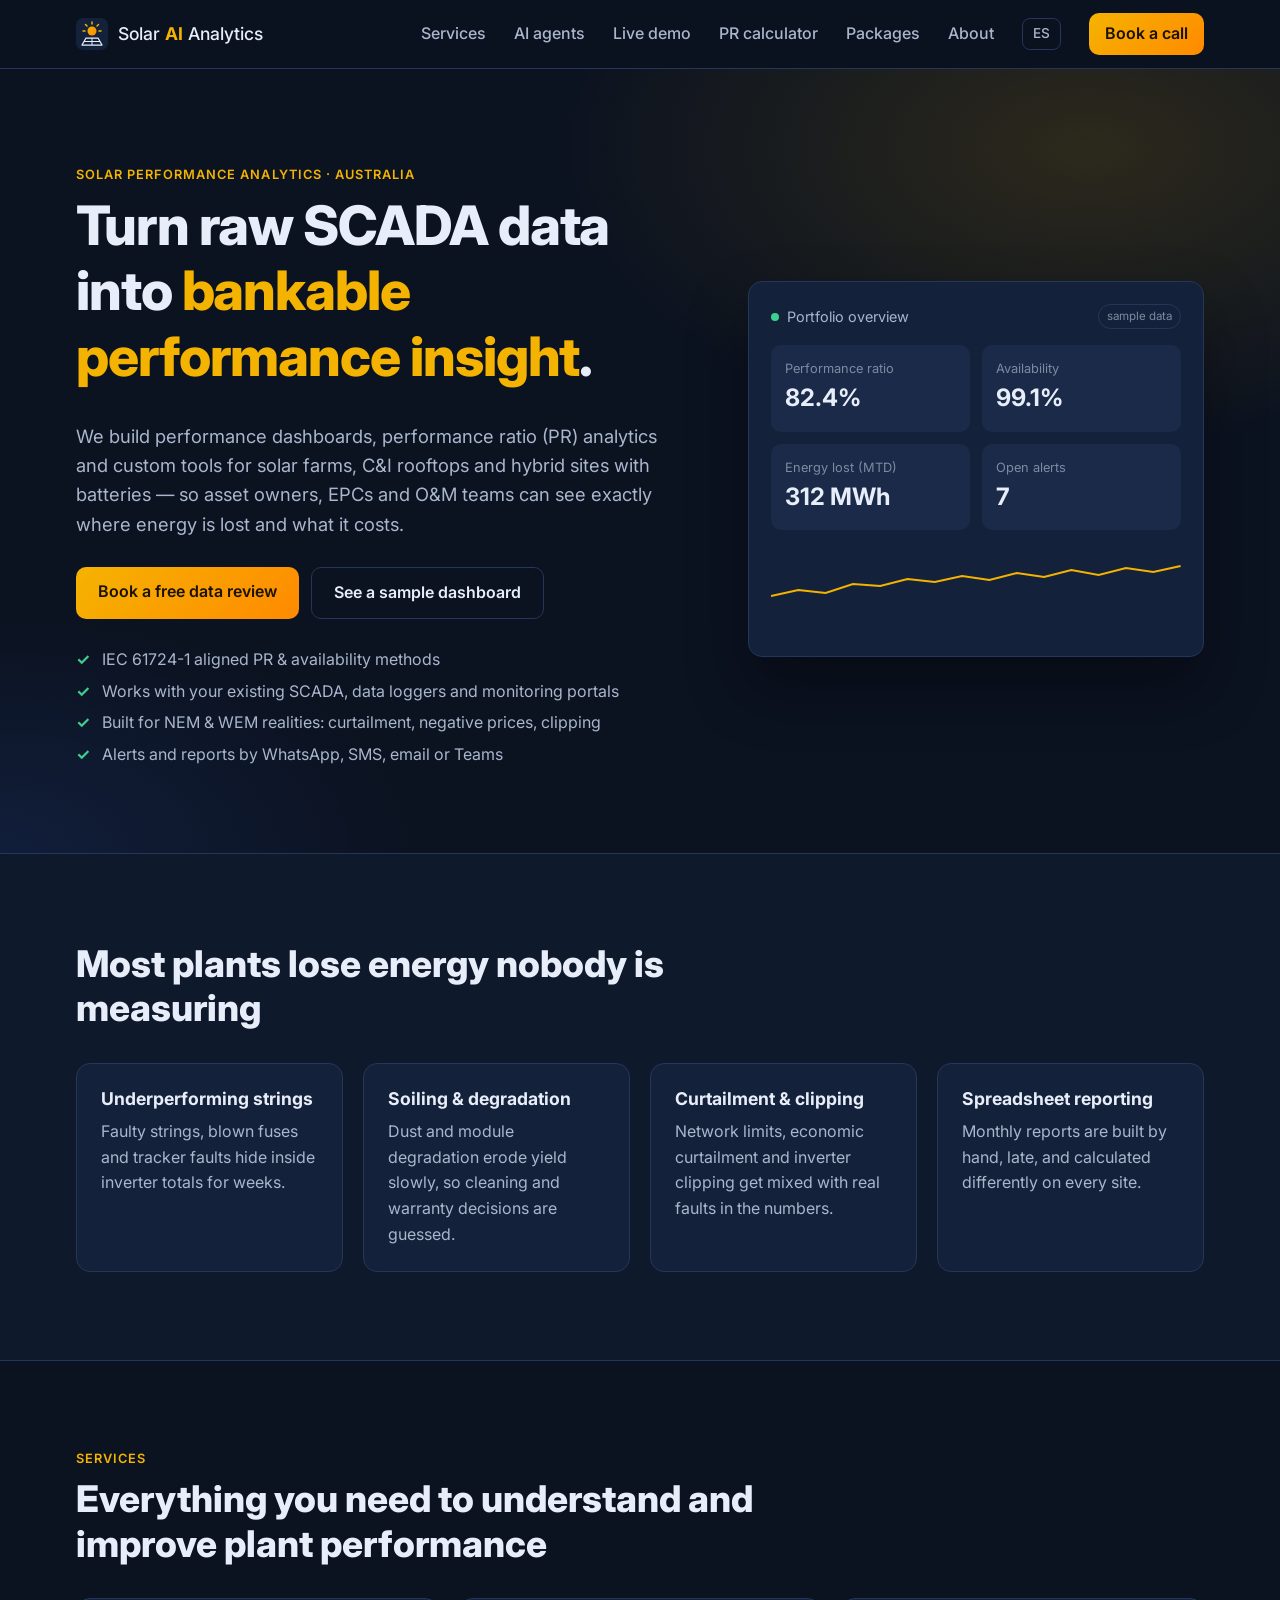
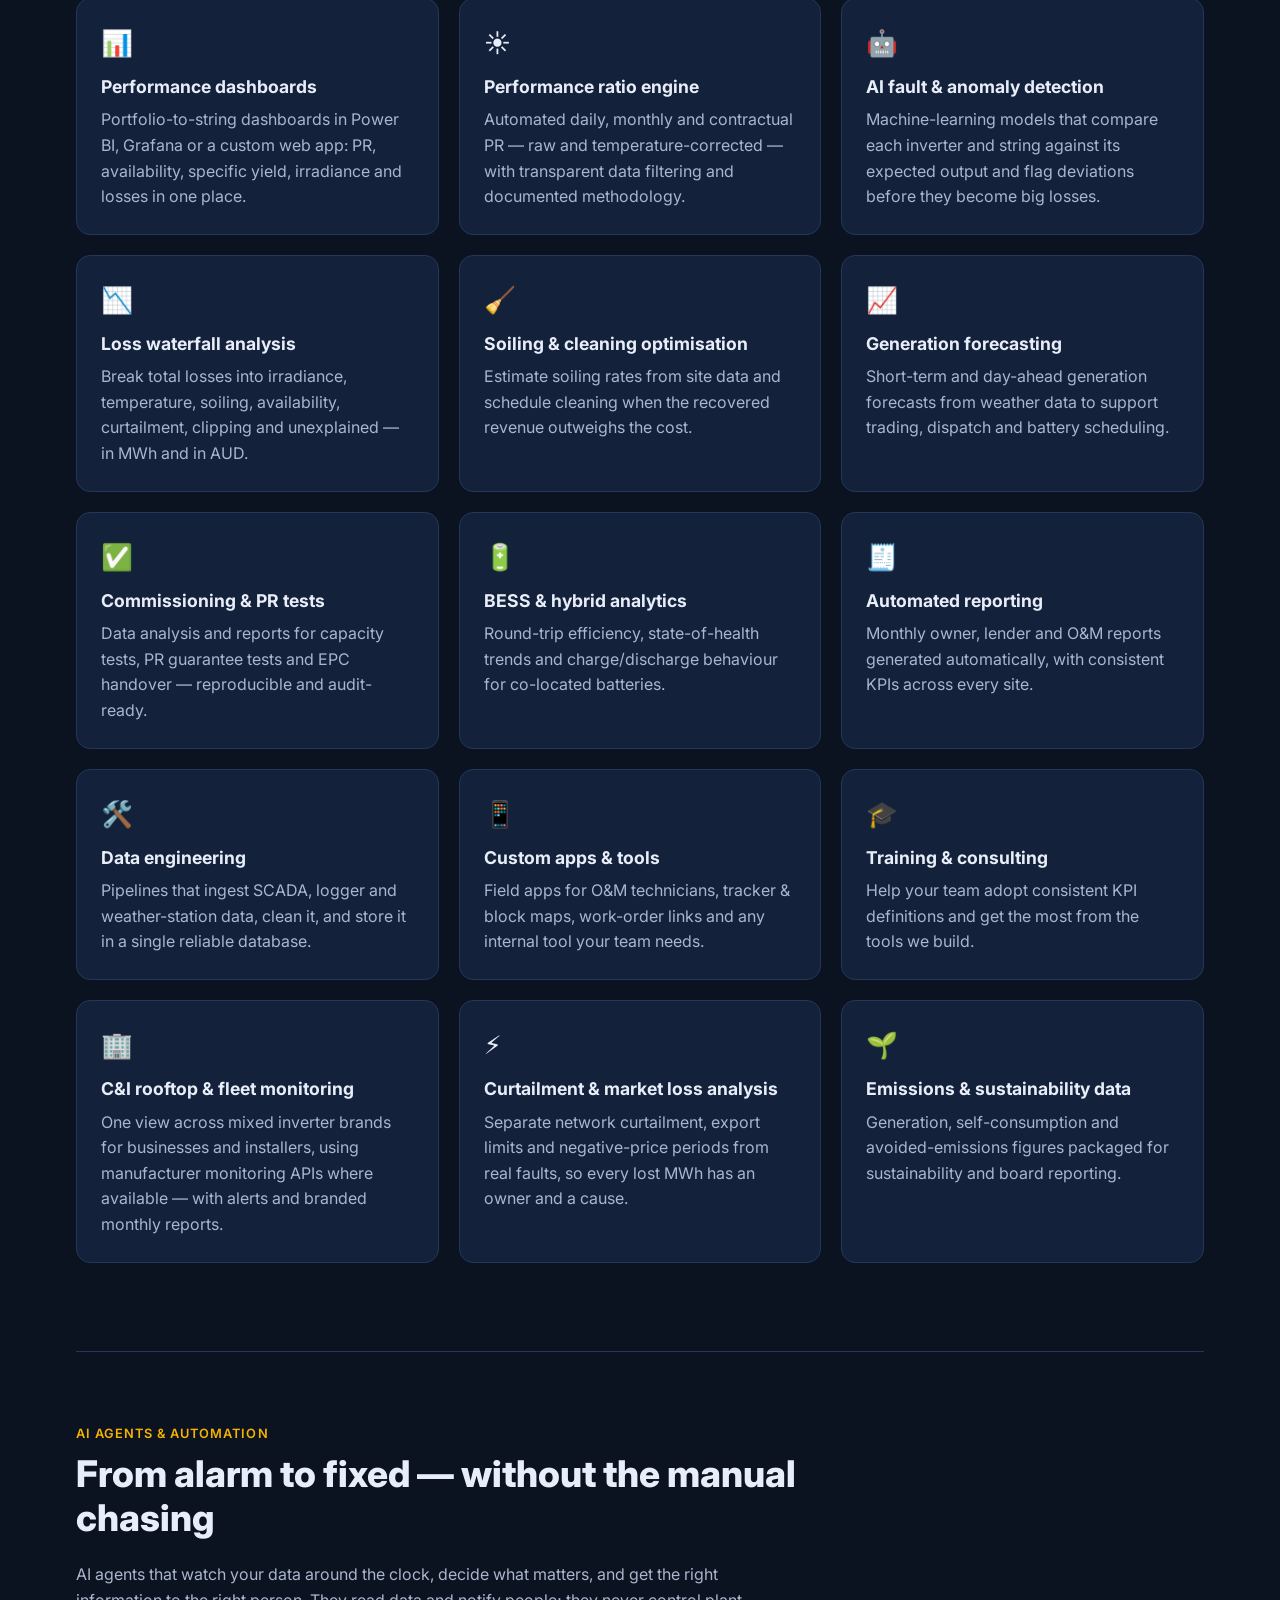
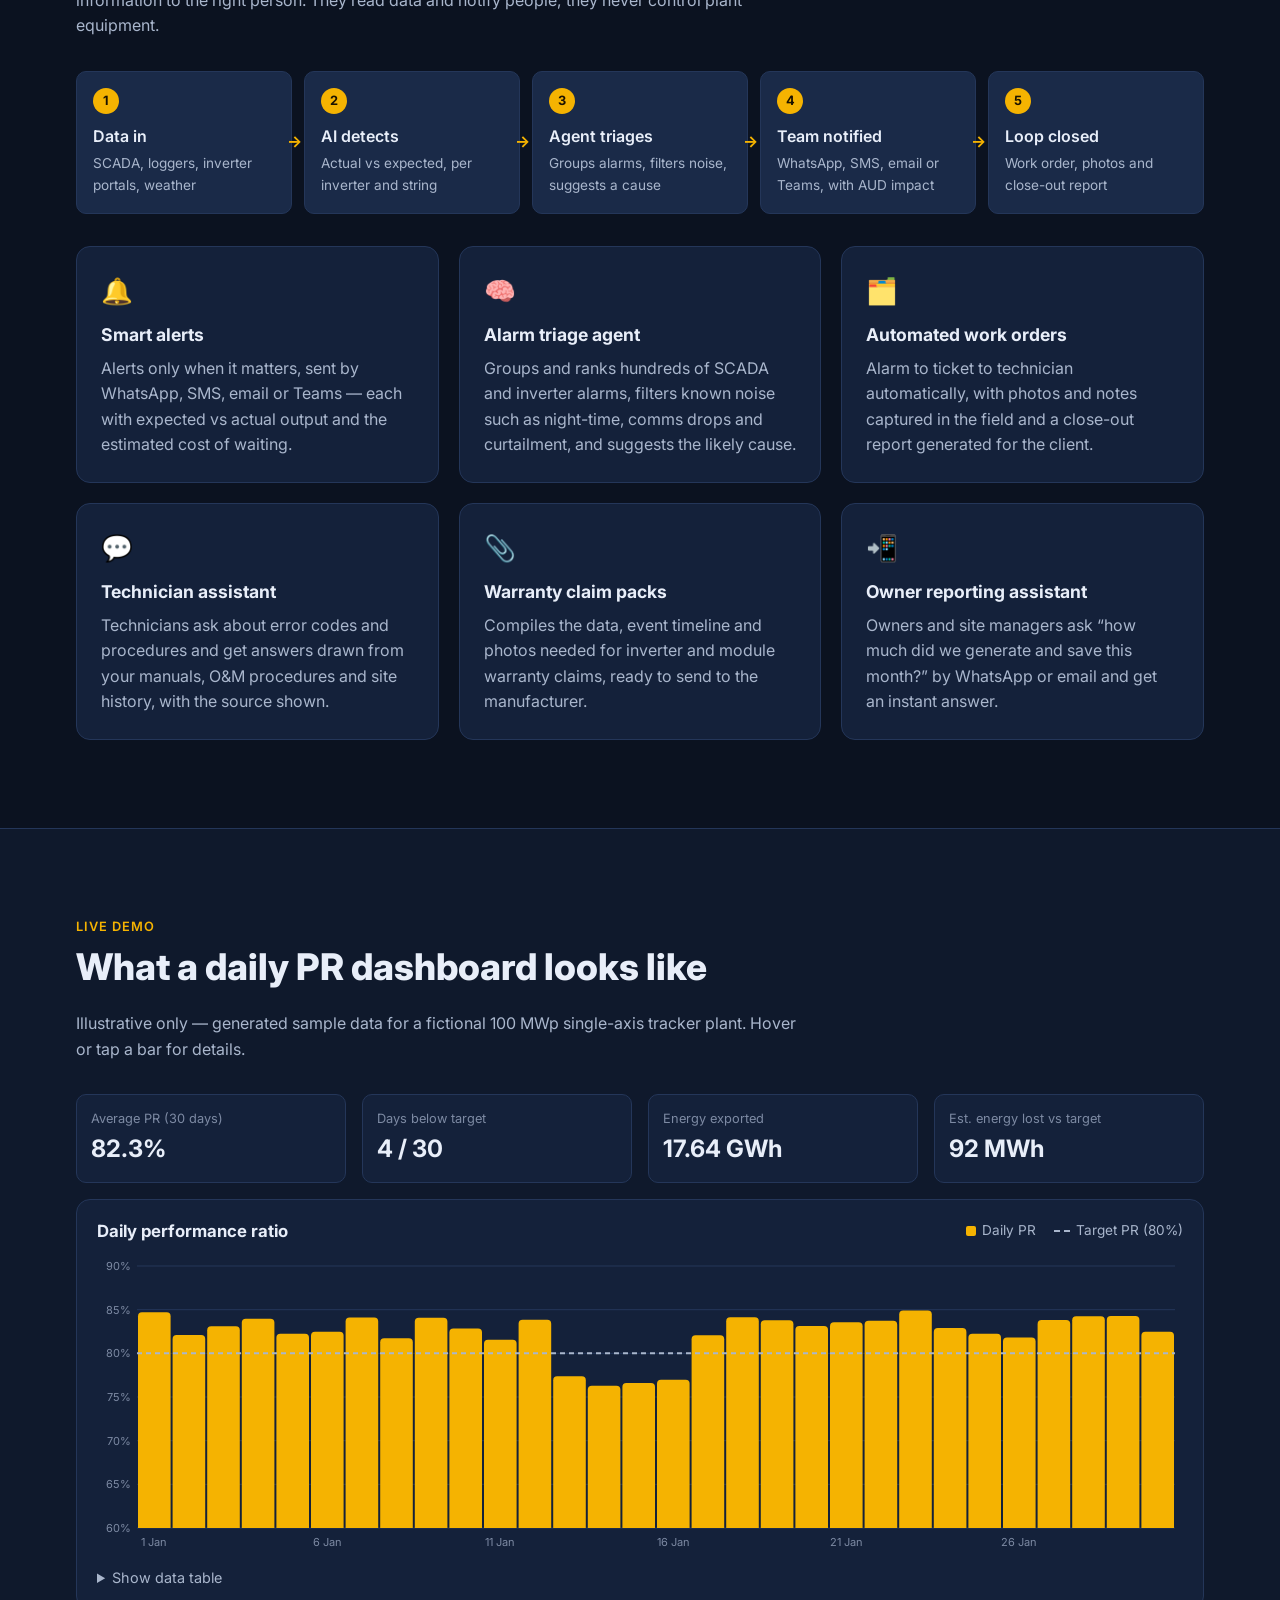
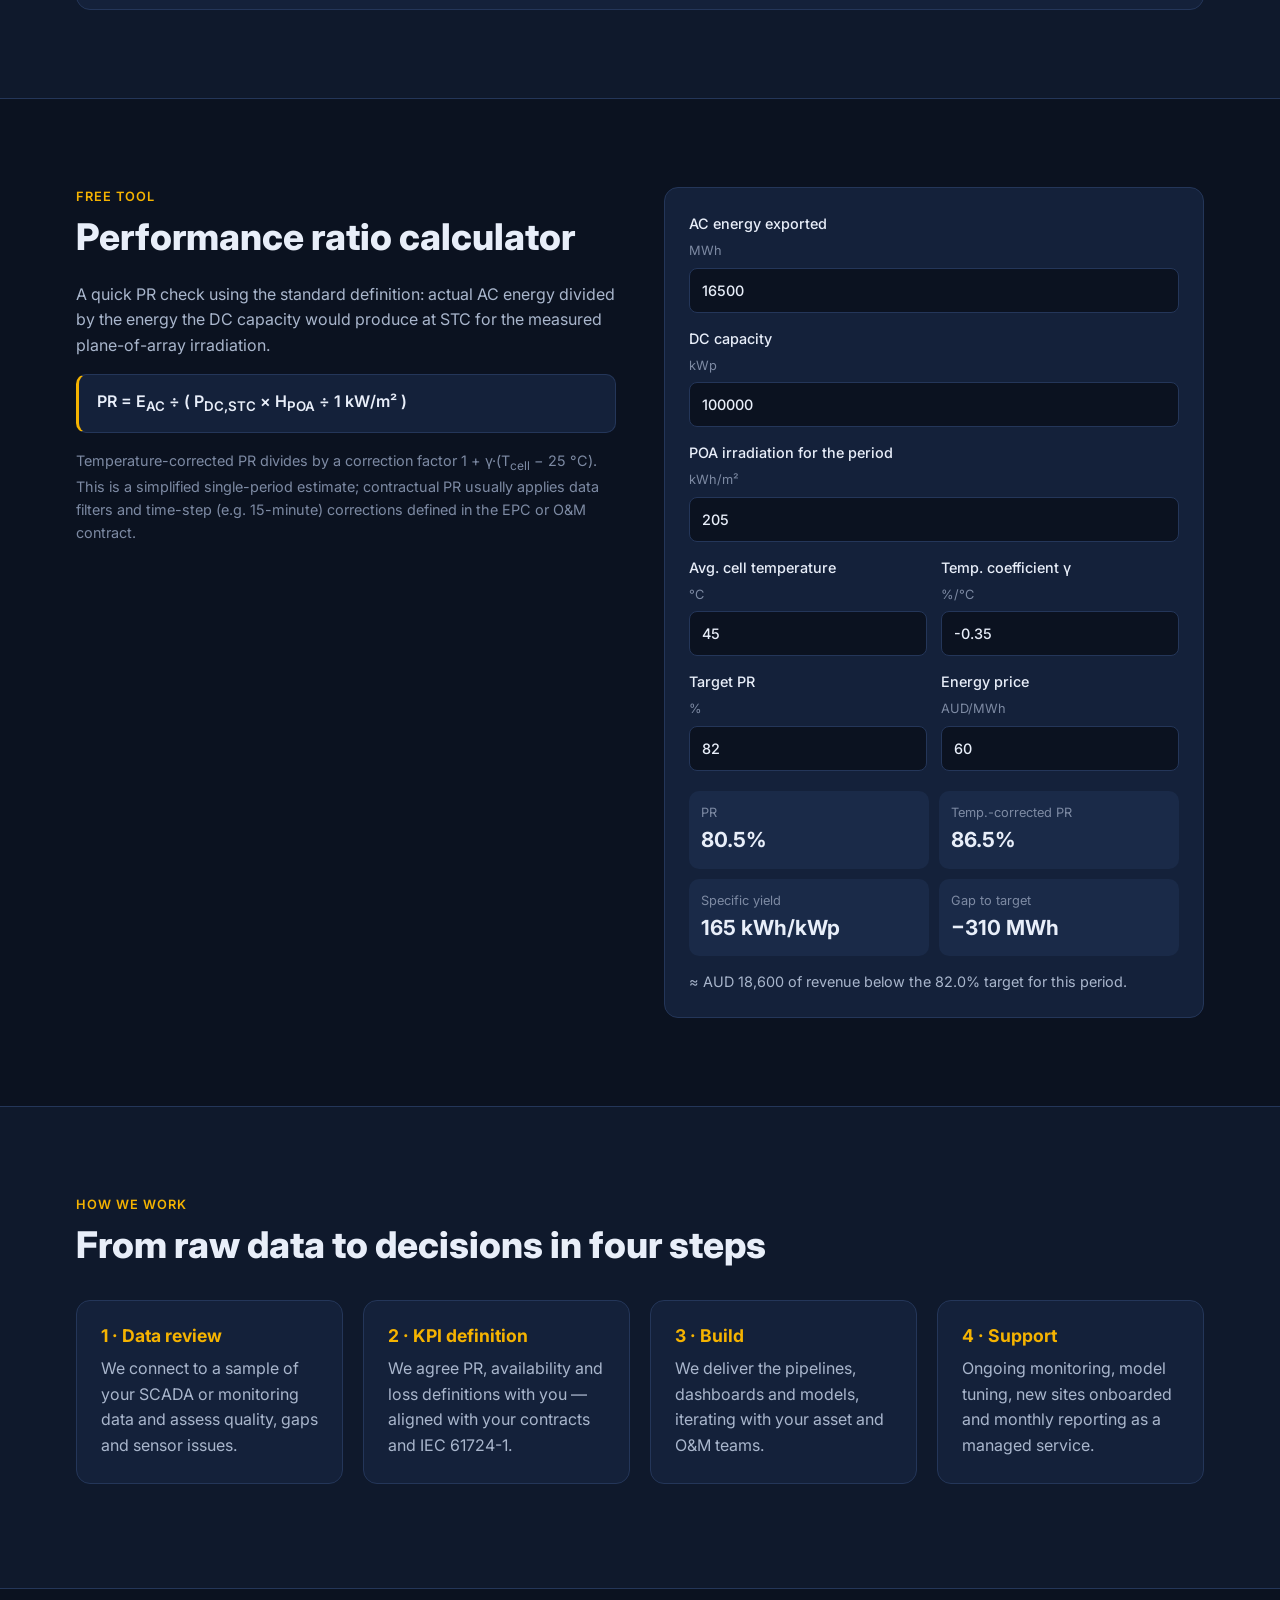
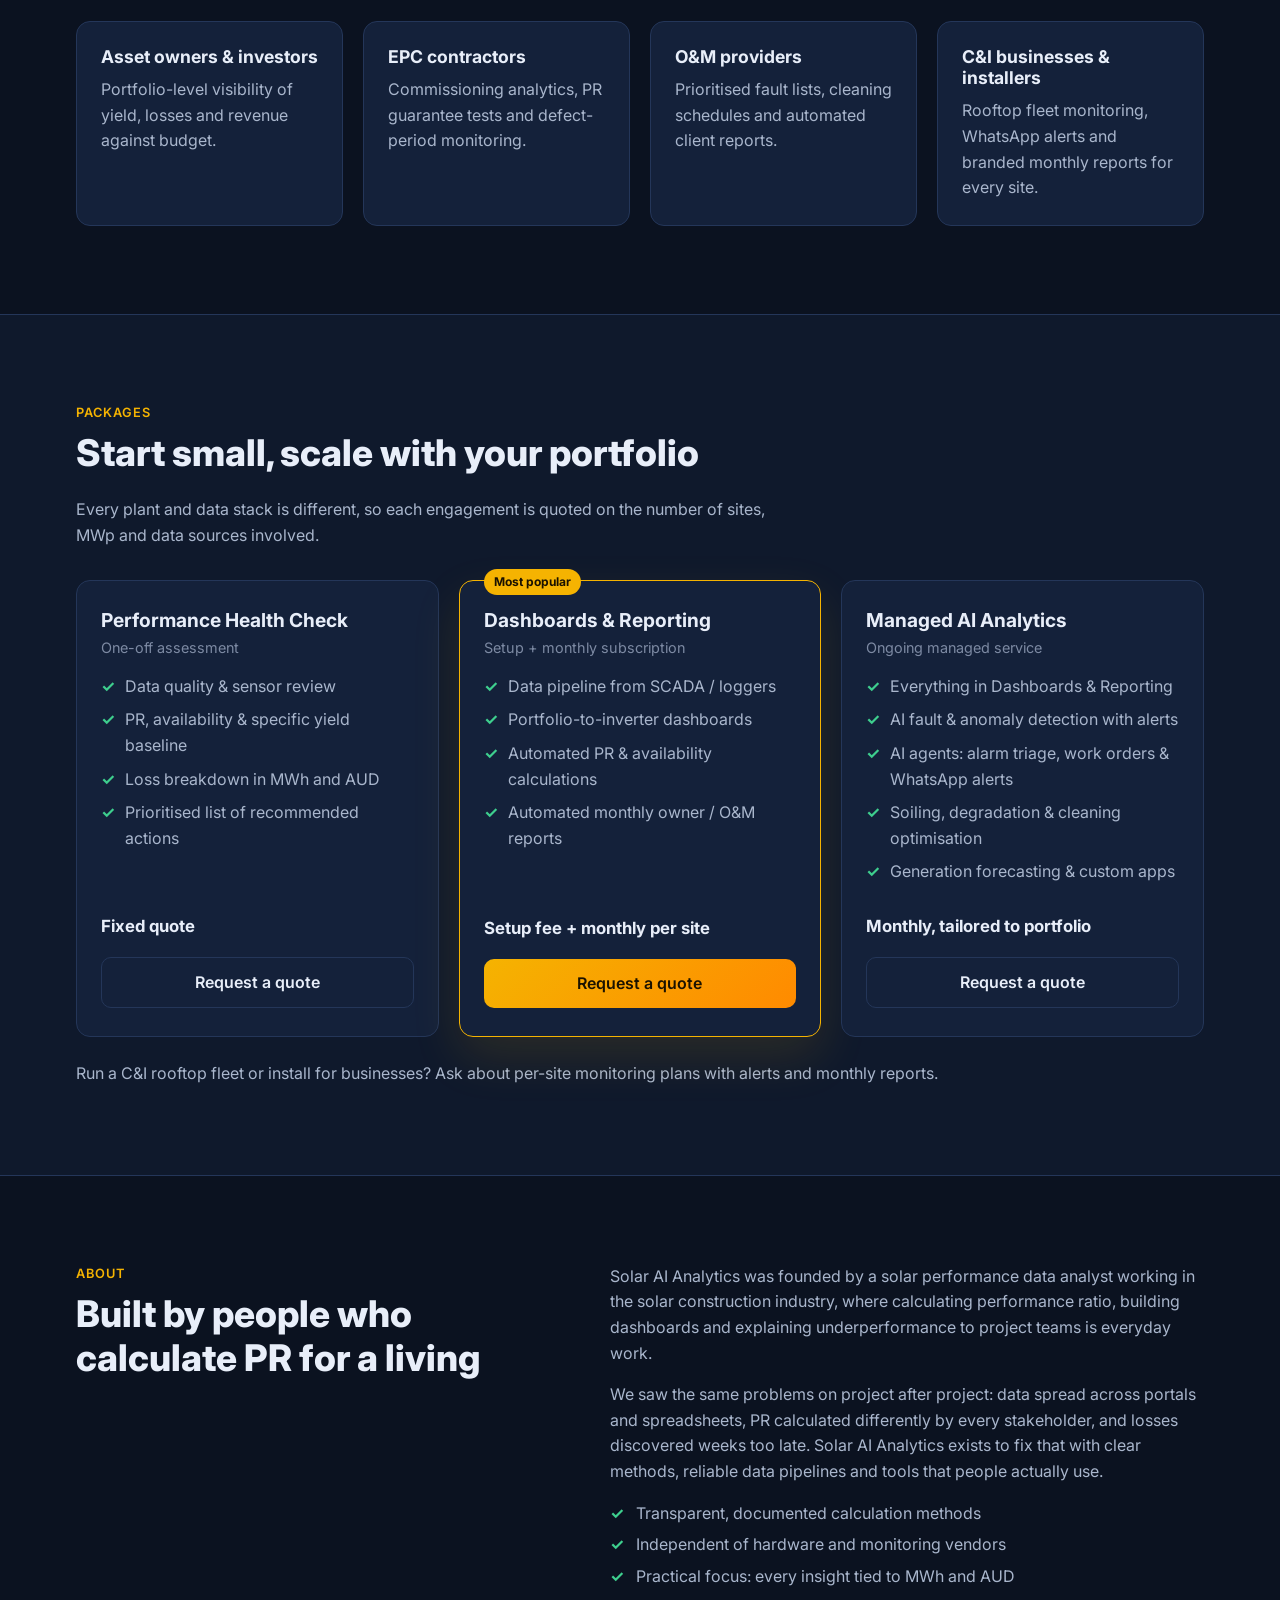
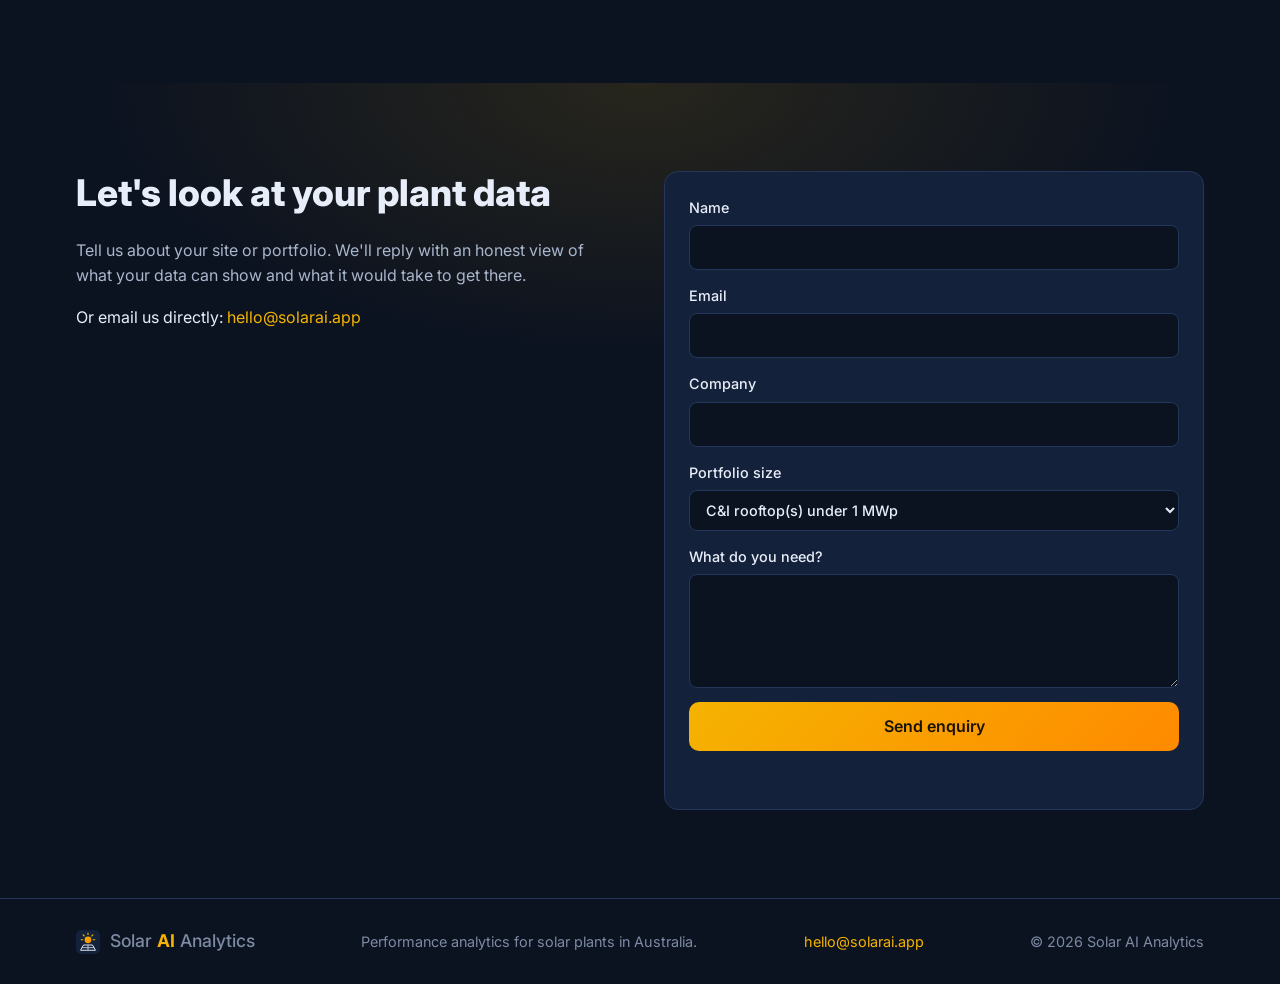
<file: index.html>
<!DOCTYPE html>
<html lang="en-AU">
<head>
  <meta charset="UTF-8">
  <meta name="viewport" content="width=device-width, initial-scale=1.0">
  <title>Solar AI Analytics — Performance intelligence for solar plants</title>
  <meta name="description" content="Solar AI Analytics builds performance dashboards, performance ratio (PR) analytics and custom applications, AI agents and automated alerts for utility-scale and C&I solar plants across Australia.">
  <link rel="icon" href="assets/favicon.svg" type="image/svg+xml">
  <link rel="preconnect" href="https://fonts.googleapis.com">
  <link rel="preconnect" href="https://fonts.gstatic.com" crossorigin>
  <link href="https://fonts.googleapis.com/css2?family=Inter:wght@400;500;600;700;800&display=swap" rel="stylesheet">
  <link rel="alternate" hreflang="es" href="es/">
  <link rel="stylesheet" href="css/styles.css">
</head>
<body>
  <header class="site-header">
    <div class="container nav">
      <a href="#top" class="brand" aria-label="Solar AI Analytics home">
        <img src="assets/favicon.svg" alt="" width="32" height="32">
        <span>Solar <strong>AI</strong> Analytics</span>
      </a>
      <button class="nav-toggle" aria-expanded="false" aria-controls="nav-links" aria-label="Open menu">
        <span></span><span></span><span></span>
      </button>
      <nav id="nav-links" class="nav-links">
        <a href="#services">Services</a>
        <a href="#agents">AI agents</a>
        <a href="#demo">Live demo</a>
        <a href="#calculator">PR calculator</a>
        <a href="#packages">Packages</a>
        <a href="#about">About</a>
        <a href="es/" class="lang" hreflang="es" lang="es">ES</a>
        <a href="#contact" class="btn btn-small">Book a call</a>
      </nav>
    </div>
  </header>

  <main id="top">
    <!-- HERO -->
    <section class="hero">
      <div class="container hero-grid">
        <div>
          <p class="eyebrow">Solar performance analytics · Australia</p>
          <h1>Turn raw SCADA data into <span class="accent">bankable performance insight</span>.</h1>
          <p class="lead">
            We build performance dashboards, performance ratio (PR) analytics and custom tools
            for solar farms, C&amp;I rooftops and hybrid sites with batteries — so asset owners,
            EPCs and O&amp;M teams can see exactly where energy is lost and what it costs.
          </p>
          <div class="hero-cta">
            <a href="#contact" class="btn">Book a free data review</a>
            <a href="#demo" class="btn btn-ghost">See a sample dashboard</a>
          </div>
          <ul class="hero-points">
            <li>IEC 61724-1 aligned PR &amp; availability methods</li>
            <li>Works with your existing SCADA, data loggers and monitoring portals</li>
            <li>Built for NEM &amp; WEM realities: curtailment, negative prices, clipping</li>
            <li>Alerts and reports by WhatsApp, SMS, email or Teams</li>
          </ul>
        </div>
        <div class="hero-card" aria-hidden="true">
          <div class="hero-card-head">
            <span class="dot"></span> Portfolio overview <span class="tag">sample data</span>
          </div>
          <div class="hero-kpis">
            <div><span class="kpi-label">Performance ratio</span><span class="kpi-value">82.4%</span></div>
            <div><span class="kpi-label">Availability</span><span class="kpi-value">99.1%</span></div>
            <div><span class="kpi-label">Energy lost (MTD)</span><span class="kpi-value">312 MWh</span></div>
            <div><span class="kpi-label">Open alerts</span><span class="kpi-value">7</span></div>
          </div>
          <svg class="hero-spark" viewBox="0 0 300 80" preserveAspectRatio="none">
            <polyline points="0,50 20,44 40,47 60,38 80,40 100,33 120,36 140,30 160,34 180,27 200,31 220,24 240,29 260,22 280,26 300,20" />
          </svg>
        </div>
      </div>
    </section>

    <!-- PROBLEMS -->
    <section class="section band">
      <div class="container">
        <h2 class="section-title">Most plants lose energy nobody is measuring</h2>
        <div class="grid grid-4">
          <div class="stat-card"><h3>Underperforming strings</h3><p>Faulty strings, blown fuses and tracker faults hide inside inverter totals for weeks.</p></div>
          <div class="stat-card"><h3>Soiling &amp; degradation</h3><p>Dust and module degradation erode yield slowly, so cleaning and warranty decisions are guessed.</p></div>
          <div class="stat-card"><h3>Curtailment &amp; clipping</h3><p>Network limits, economic curtailment and inverter clipping get mixed with real faults in the numbers.</p></div>
          <div class="stat-card"><h3>Spreadsheet reporting</h3><p>Monthly reports are built by hand, late, and calculated differently on every site.</p></div>
        </div>
      </div>
    </section>

    <!-- SERVICES -->
    <section id="services" class="section">
      <div class="container">
        <p class="eyebrow">Services</p>
        <h2 class="section-title">Everything you need to understand and improve plant performance</h2>
        <div class="grid grid-3">
          <article class="service">
            <div class="icon">📊</div>
            <h3>Performance dashboards</h3>
            <p>Portfolio-to-string dashboards in Power BI, Grafana or a custom web app: PR, availability, specific yield, irradiance and losses in one place.</p>
          </article>
          <article class="service">
            <div class="icon">☀️</div>
            <h3>Performance ratio engine</h3>
            <p>Automated daily, monthly and contractual PR — raw and temperature-corrected — with transparent data filtering and documented methodology.</p>
          </article>
          <article class="service">
            <div class="icon">🤖</div>
            <h3>AI fault &amp; anomaly detection</h3>
            <p>Machine-learning models that compare each inverter and string against its expected output and flag deviations before they become big losses.</p>
          </article>
          <article class="service">
            <div class="icon">📉</div>
            <h3>Loss waterfall analysis</h3>
            <p>Break total losses into irradiance, temperature, soiling, availability, curtailment, clipping and unexplained — in MWh and in AUD.</p>
          </article>
          <article class="service">
            <div class="icon">🧹</div>
            <h3>Soiling &amp; cleaning optimisation</h3>
            <p>Estimate soiling rates from site data and schedule cleaning when the recovered revenue outweighs the cost.</p>
          </article>
          <article class="service">
            <div class="icon">📈</div>
            <h3>Generation forecasting</h3>
            <p>Short-term and day-ahead generation forecasts from weather data to support trading, dispatch and battery scheduling.</p>
          </article>
          <article class="service">
            <div class="icon">✅</div>
            <h3>Commissioning &amp; PR tests</h3>
            <p>Data analysis and reports for capacity tests, PR guarantee tests and EPC handover — reproducible and audit-ready.</p>
          </article>
          <article class="service">
            <div class="icon">🔋</div>
            <h3>BESS &amp; hybrid analytics</h3>
            <p>Round-trip efficiency, state-of-health trends and charge/discharge behaviour for co-located batteries.</p>
          </article>
          <article class="service">
            <div class="icon">🧾</div>
            <h3>Automated reporting</h3>
            <p>Monthly owner, lender and O&amp;M reports generated automatically, with consistent KPIs across every site.</p>
          </article>
          <article class="service">
            <div class="icon">🛠️</div>
            <h3>Data engineering</h3>
            <p>Pipelines that ingest SCADA, logger and weather-station data, clean it, and store it in a single reliable database.</p>
          </article>
          <article class="service">
            <div class="icon">📱</div>
            <h3>Custom apps &amp; tools</h3>
            <p>Field apps for O&amp;M technicians, tracker &amp; block maps, work-order links and any internal tool your team needs.</p>
          </article>
          <article class="service">
            <div class="icon">🎓</div>
            <h3>Training &amp; consulting</h3>
            <p>Help your team adopt consistent KPI definitions and get the most from the tools we build.</p>
          </article>
          <article class="service">
            <div class="icon">🏢</div>
            <h3>C&amp;I rooftop &amp; fleet monitoring</h3>
            <p>One view across mixed inverter brands for businesses and installers, using manufacturer monitoring APIs where available — with alerts and branded monthly reports.</p>
          </article>
          <article class="service">
            <div class="icon">⚡</div>
            <h3>Curtailment &amp; market loss analysis</h3>
            <p>Separate network curtailment, export limits and negative-price periods from real faults, so every lost MWh has an owner and a cause.</p>
          </article>
          <article class="service">
            <div class="icon">🌱</div>
            <h3>Emissions &amp; sustainability data</h3>
            <p>Generation, self-consumption and avoided-emissions figures packaged for sustainability and board reporting.</p>
          </article>
        </div>

        <!-- AI AGENTS -->
        <div id="agents" class="subsection">
          <p class="eyebrow">AI agents &amp; automation</p>
          <h2 class="section-title">From alarm to fixed — without the manual chasing</h2>
          <p class="section-sub">AI agents that watch your data around the clock, decide what matters, and get the right information to the right person. They read data and notify people; they never control plant equipment.</p>
          <ol class="flow">
            <li><span>1</span>Data in<small>SCADA, loggers, inverter portals, weather</small></li>
            <li><span>2</span>AI detects<small>Actual vs expected, per inverter and string</small></li>
            <li><span>3</span>Agent triages<small>Groups alarms, filters noise, suggests a cause</small></li>
            <li><span>4</span>Team notified<small>WhatsApp, SMS, email or Teams, with AUD impact</small></li>
            <li><span>5</span>Loop closed<small>Work order, photos and close-out report</small></li>
          </ol>
          <div class="grid grid-3">
            <article class="service">
              <div class="icon">🔔</div>
              <h3>Smart alerts</h3>
              <p>Alerts only when it matters, sent by WhatsApp, SMS, email or Teams — each with expected vs actual output and the estimated cost of waiting.</p>
            </article>
            <article class="service">
              <div class="icon">🧠</div>
              <h3>Alarm triage agent</h3>
              <p>Groups and ranks hundreds of SCADA and inverter alarms, filters known noise such as night-time, comms drops and curtailment, and suggests the likely cause.</p>
            </article>
            <article class="service">
              <div class="icon">🗂️</div>
              <h3>Automated work orders</h3>
              <p>Alarm to ticket to technician automatically, with photos and notes captured in the field and a close-out report generated for the client.</p>
            </article>
            <article class="service">
              <div class="icon">💬</div>
              <h3>Technician assistant</h3>
              <p>Technicians ask about error codes and procedures and get answers drawn from your manuals, O&amp;M procedures and site history, with the source shown.</p>
            </article>
            <article class="service">
              <div class="icon">📎</div>
              <h3>Warranty claim packs</h3>
              <p>Compiles the data, event timeline and photos needed for inverter and module warranty claims, ready to send to the manufacturer.</p>
            </article>
            <article class="service">
              <div class="icon">📲</div>
              <h3>Owner reporting assistant</h3>
              <p>Owners and site managers ask “how much did we generate and save this month?” by WhatsApp or email and get an instant answer.</p>
            </article>
          </div>
        </div>
      </div>
    </section>

    <!-- DEMO DASHBOARD -->
    <section id="demo" class="section band">
      <div class="container">
        <p class="eyebrow">Live demo</p>
        <h2 class="section-title">What a daily PR dashboard looks like</h2>
        <p class="section-sub">Illustrative only — generated sample data for a fictional 100&nbsp;MWp single-axis tracker plant. Hover or tap a bar for details.</p>

        <div class="dashboard">
          <div class="dash-kpis">
            <div class="kpi"><span class="kpi-label">Average PR (30 days)</span><span class="kpi-value" id="kpi-pr">–</span></div>
            <div class="kpi"><span class="kpi-label">Days below target</span><span class="kpi-value" id="kpi-below">–</span></div>
            <div class="kpi"><span class="kpi-label">Energy exported</span><span class="kpi-value" id="kpi-energy">–</span></div>
            <div class="kpi"><span class="kpi-label">Est. energy lost vs target</span><span class="kpi-value" id="kpi-lost">–</span></div>
          </div>
          <div class="chart-card">
            <div class="chart-head">
              <h3>Daily performance ratio</h3>
              <div class="chart-legend">
                <span><i class="sw sw-bar"></i> Daily PR</span>
                <span><i class="sw sw-line"></i> Target PR (80%)</span>
              </div>
            </div>
            <div class="chart-wrap">
              <svg id="pr-chart" role="img" aria-label="Bar chart of daily performance ratio over 30 days, with an 80% target line"></svg>
              <div id="chart-tip" class="chart-tip" hidden></div>
            </div>
            <details class="table-view">
              <summary>Show data table</summary>
              <div class="table-scroll"><table id="pr-table"><thead><tr><th>Day</th><th>POA irradiation (kWh/m²)</th><th>Energy (MWh)</th><th>PR</th></tr></thead><tbody></tbody></table></div>
            </details>
          </div>
        </div>
      </div>
    </section>

    <!-- CALCULATOR -->
    <section id="calculator" class="section">
      <div class="container calc-grid">
        <div>
          <p class="eyebrow">Free tool</p>
          <h2 class="section-title">Performance ratio calculator</h2>
          <p class="section-sub">A quick PR check using the standard definition: actual AC energy divided by the energy the DC capacity would produce at STC for the measured plane-of-array irradiation.</p>
          <div class="formula">
            PR = E<sub>AC</sub> ÷ ( P<sub>DC,STC</sub> × H<sub>POA</sub> ÷ 1&nbsp;kW/m² )
          </div>
          <p class="note">Temperature-corrected PR divides by a correction factor 1 + γ·(T<sub>cell</sub> − 25&nbsp;°C). This is a simplified single-period estimate; contractual PR usually applies data filters and time-step (e.g. 15-minute) corrections defined in the EPC or O&amp;M contract.</p>
        </div>
        <form id="pr-form" class="calc-card" novalidate>
          <label>AC energy exported <span>MWh</span>
            <input type="number" id="c-energy" value="16500" min="0" step="any" required></label>
          <label>DC capacity <span>kWp</span>
            <input type="number" id="c-cap" value="100000" min="0" step="any" required></label>
          <label>POA irradiation for the period <span>kWh/m²</span>
            <input type="number" id="c-irr" value="205" min="0" step="any" required></label>
          <div class="row-2">
            <label>Avg. cell temperature <span>°C</span>
              <input type="number" id="c-temp" value="45" step="any"></label>
            <label>Temp. coefficient γ <span>%/°C</span>
              <input type="number" id="c-gamma" value="-0.35" step="any"></label>
          </div>
          <div class="row-2">
            <label>Target PR <span>%</span>
              <input type="number" id="c-target" value="82" min="0" max="100" step="any"></label>
            <label>Energy price <span>AUD/MWh</span>
              <input type="number" id="c-price" value="60" min="0" step="any"></label>
          </div>
          <div class="calc-results" aria-live="polite">
            <div><span>PR</span><strong id="r-pr">–</strong></div>
            <div><span>Temp.-corrected PR</span><strong id="r-prc">–</strong></div>
            <div><span>Specific yield</span><strong id="r-yield">–</strong></div>
            <div><span>Gap to target</span><strong id="r-gap">–</strong></div>
          </div>
          <p class="calc-msg" id="r-msg"></p>
        </form>
      </div>
    </section>

    <!-- PROCESS -->
    <section id="process" class="section band">
      <div class="container">
        <p class="eyebrow">How we work</p>
        <h2 class="section-title">From raw data to decisions in four steps</h2>
        <ol class="steps">
          <li><h3>1 · Data review</h3><p>We connect to a sample of your SCADA or monitoring data and assess quality, gaps and sensor issues.</p></li>
          <li><h3>2 · KPI definition</h3><p>We agree PR, availability and loss definitions with you — aligned with your contracts and IEC 61724-1.</p></li>
          <li><h3>3 · Build</h3><p>We deliver the pipelines, dashboards and models, iterating with your asset and O&amp;M teams.</p></li>
          <li><h3>4 · Support</h3><p>Ongoing monitoring, model tuning, new sites onboarded and monthly reporting as a managed service.</p></li>
        </ol>
      </div>
    </section>

    <!-- WHO -->
    <section class="section who">
      <div class="container grid grid-4">
        <div class="audience"><h3>Asset owners &amp; investors</h3><p>Portfolio-level visibility of yield, losses and revenue against budget.</p></div>
        <div class="audience"><h3>EPC contractors</h3><p>Commissioning analytics, PR guarantee tests and defect-period monitoring.</p></div>
        <div class="audience"><h3>O&amp;M providers</h3><p>Prioritised fault lists, cleaning schedules and automated client reports.</p></div>
        <div class="audience"><h3>C&amp;I businesses &amp; installers</h3><p>Rooftop fleet monitoring, WhatsApp alerts and branded monthly reports for every site.</p></div>
      </div>
    </section>

    <!-- PACKAGES -->
    <section id="packages" class="section band">
      <div class="container">
        <p class="eyebrow">Packages</p>
        <h2 class="section-title">Start small, scale with your portfolio</h2>
        <p class="section-sub">Every plant and data stack is different, so each engagement is quoted on the number of sites, MWp and data sources involved.</p>
        <div class="grid grid-3 packages">
          <article class="package">
            <h3>Performance Health Check</h3>
            <p class="pkg-type">One-off assessment</p>
            <ul>
              <li>Data quality &amp; sensor review</li>
              <li>PR, availability &amp; specific yield baseline</li>
              <li>Loss breakdown in MWh and AUD</li>
              <li>Prioritised list of recommended actions</li>
            </ul>
            <p class="pkg-price">Fixed quote</p>
            <a href="#contact" class="btn btn-ghost">Request a quote</a>
          </article>
          <article class="package featured">
            <span class="badge">Most popular</span>
            <h3>Dashboards &amp; Reporting</h3>
            <p class="pkg-type">Setup + monthly subscription</p>
            <ul>
              <li>Data pipeline from SCADA / loggers</li>
              <li>Portfolio-to-inverter dashboards</li>
              <li>Automated PR &amp; availability calculations</li>
              <li>Automated monthly owner / O&amp;M reports</li>
            </ul>
            <p class="pkg-price">Setup fee + monthly per site</p>
            <a href="#contact" class="btn">Request a quote</a>
          </article>
          <article class="package">
            <h3>Managed AI Analytics</h3>
            <p class="pkg-type">Ongoing managed service</p>
            <ul>
              <li>Everything in Dashboards &amp; Reporting</li>
              <li>AI fault &amp; anomaly detection with alerts</li>
              <li>AI agents: alarm triage, work orders &amp; WhatsApp alerts</li>
              <li>Soiling, degradation &amp; cleaning optimisation</li>
              <li>Generation forecasting &amp; custom apps</li>
            </ul>
            <p class="pkg-price">Monthly, tailored to portfolio</p>
            <a href="#contact" class="btn btn-ghost">Request a quote</a>
          </article>
        </div>
        <p class="pkg-note">Run a C&amp;I rooftop fleet or install for businesses? Ask about per-site monitoring plans with alerts and monthly reports.</p>
      </div>
    </section>

    <!-- ABOUT -->
    <section id="about" class="section">
      <div class="container about-grid">
        <div>
          <p class="eyebrow">About</p>
          <h2 class="section-title">Built by people who calculate PR for a living</h2>
        </div>
        <div class="about-text">
          <p>Solar AI Analytics was founded by a solar performance data analyst working in the solar construction industry, where calculating performance ratio, building dashboards and explaining underperformance to project teams is everyday work.</p>
          <p>We saw the same problems on project after project: data spread across portals and spreadsheets, PR calculated differently by every stakeholder, and losses discovered weeks too late. Solar AI Analytics exists to fix that with clear methods, reliable data pipelines and tools that people actually use.</p>
          <ul class="hero-points">
            <li>Transparent, documented calculation methods</li>
            <li>Independent of hardware and monitoring vendors</li>
            <li>Practical focus: every insight tied to MWh and AUD</li>
          </ul>
        </div>
      </div>
    </section>

    <!-- CONTACT -->
    <section id="contact" class="section cta">
      <div class="container contact-grid">
        <div>
          <h2 class="section-title">Let's look at your plant data</h2>
          <p class="section-sub">Tell us about your site or portfolio. We'll reply with an honest view of what your data can show and what it would take to get there.</p>
          <p class="contact-direct">Or email us directly: <a href="mailto:hello@solarai.app">hello@solarai.app</a></p>
        </div>
        <form id="contact-form" class="calc-card">
          <label>Name<input type="text" name="name" required autocomplete="name"></label>
          <label>Email<input type="email" name="email" required autocomplete="email"></label>
          <label>Company<input type="text" name="company" autocomplete="organization"></label>
          <label>Portfolio size
            <select name="size">
              <option>C&amp;I rooftop(s) under 1 MWp</option>
              <option>1 – 5 MWp</option>
              <option>5 – 50 MWp</option>
              <option>50 – 200 MWp</option>
              <option>Over 200 MWp</option>
            </select>
          </label>
          <label>What do you need?<textarea name="message" rows="4"></textarea></label>
          <button type="submit" class="btn">Send enquiry</button>
          <p class="calc-msg" id="contact-msg"></p>
        </form>
      </div>
    </section>
  </main>

  <footer class="site-footer">
    <div class="container footer-grid">
      <div class="brand"><img src="assets/favicon.svg" alt="" width="24" height="24"><span>Solar <strong>AI</strong> Analytics</span></div>
      <p>Performance analytics for solar plants in Australia.</p>
      <p><a href="mailto:hello@solarai.app">hello@solarai.app</a></p>
      <p>© <span id="year"></span> Solar AI Analytics</p>
    </div>
  </footer>

  <script src="js/main.js"></script>
</body>
</html>
</file>
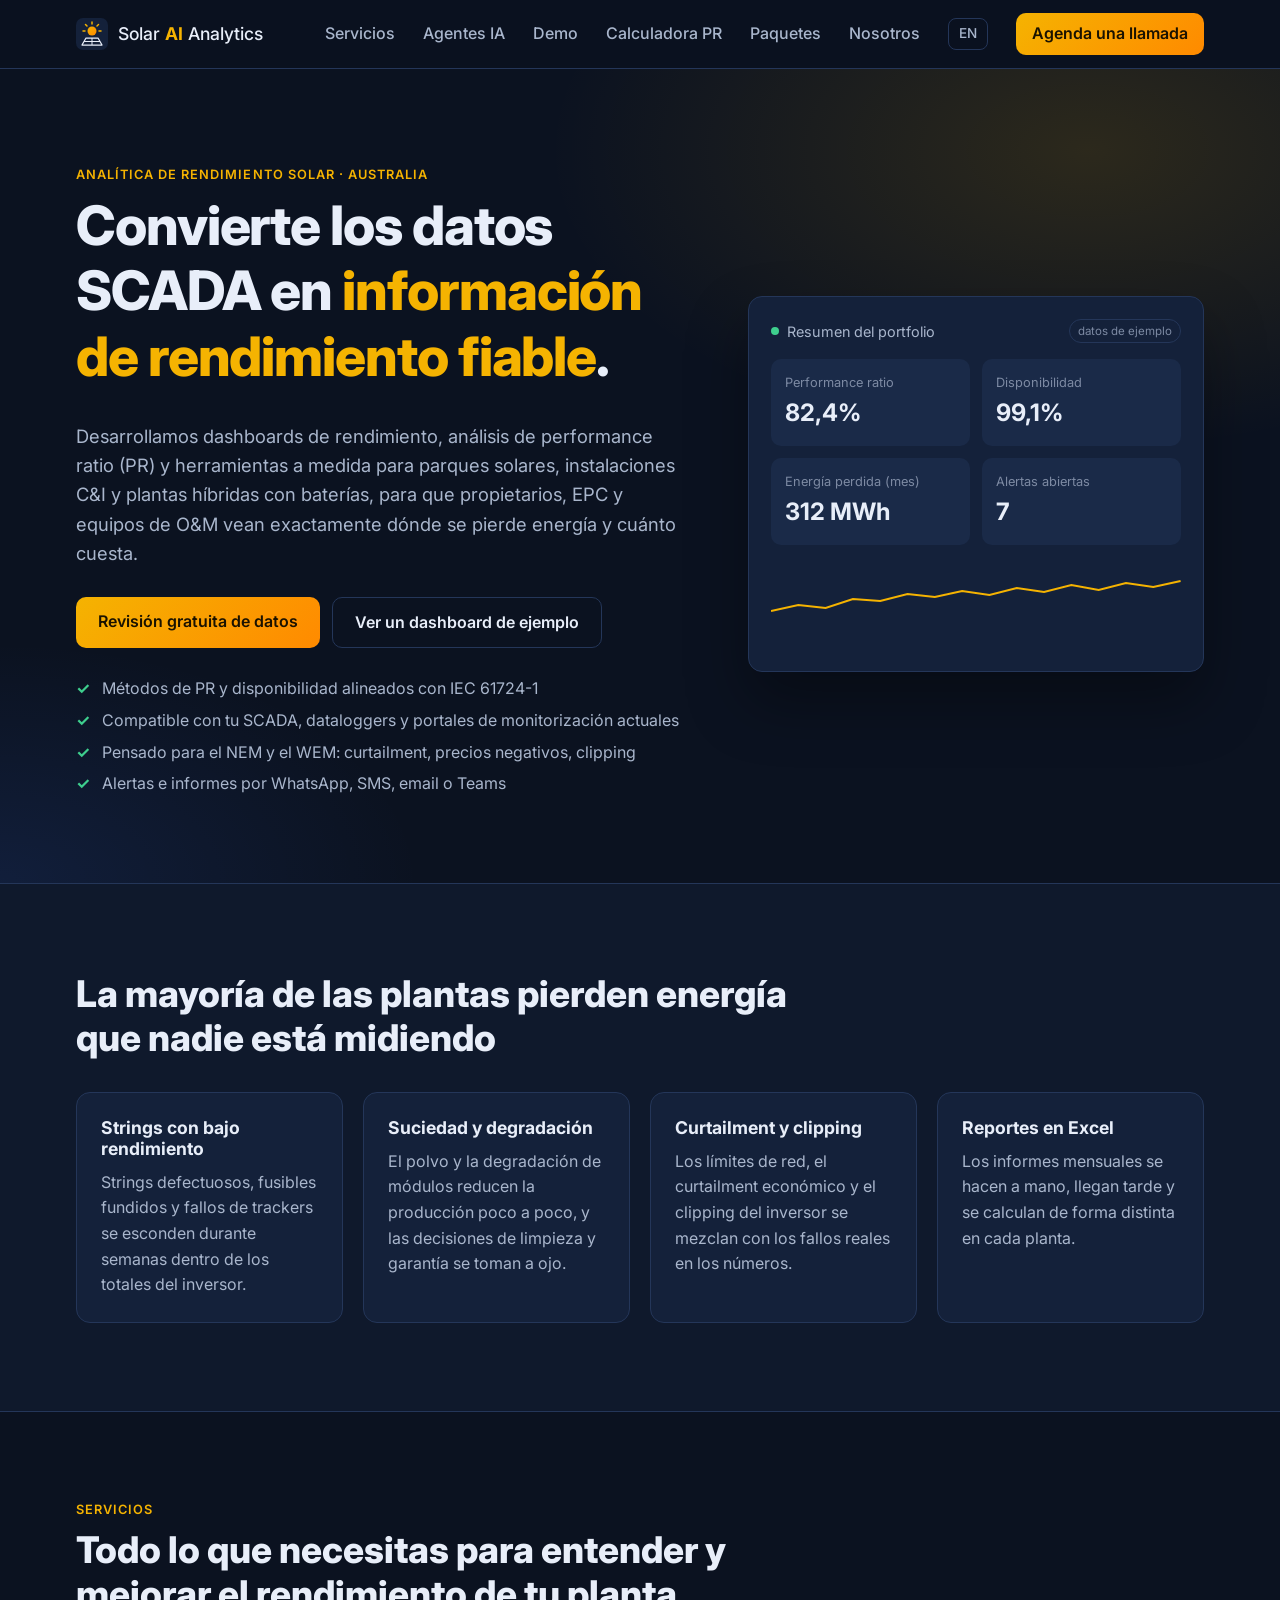
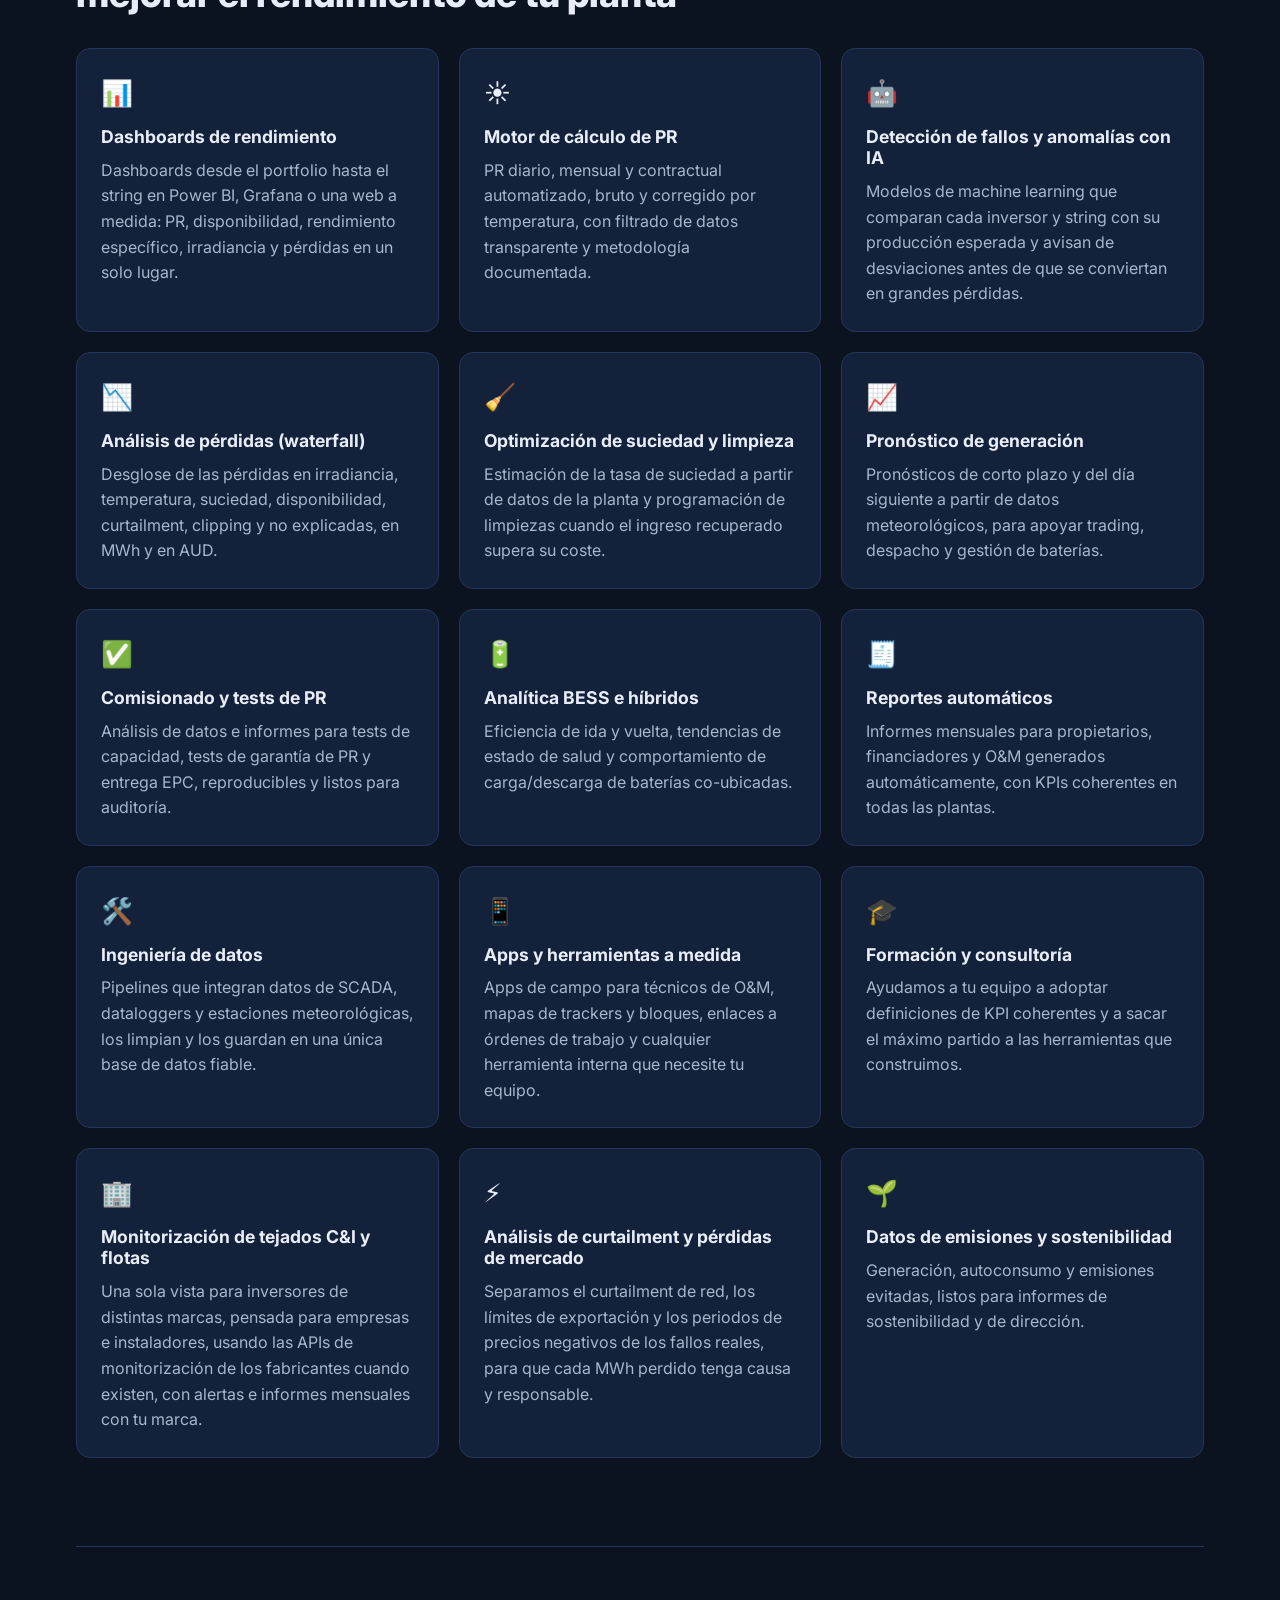
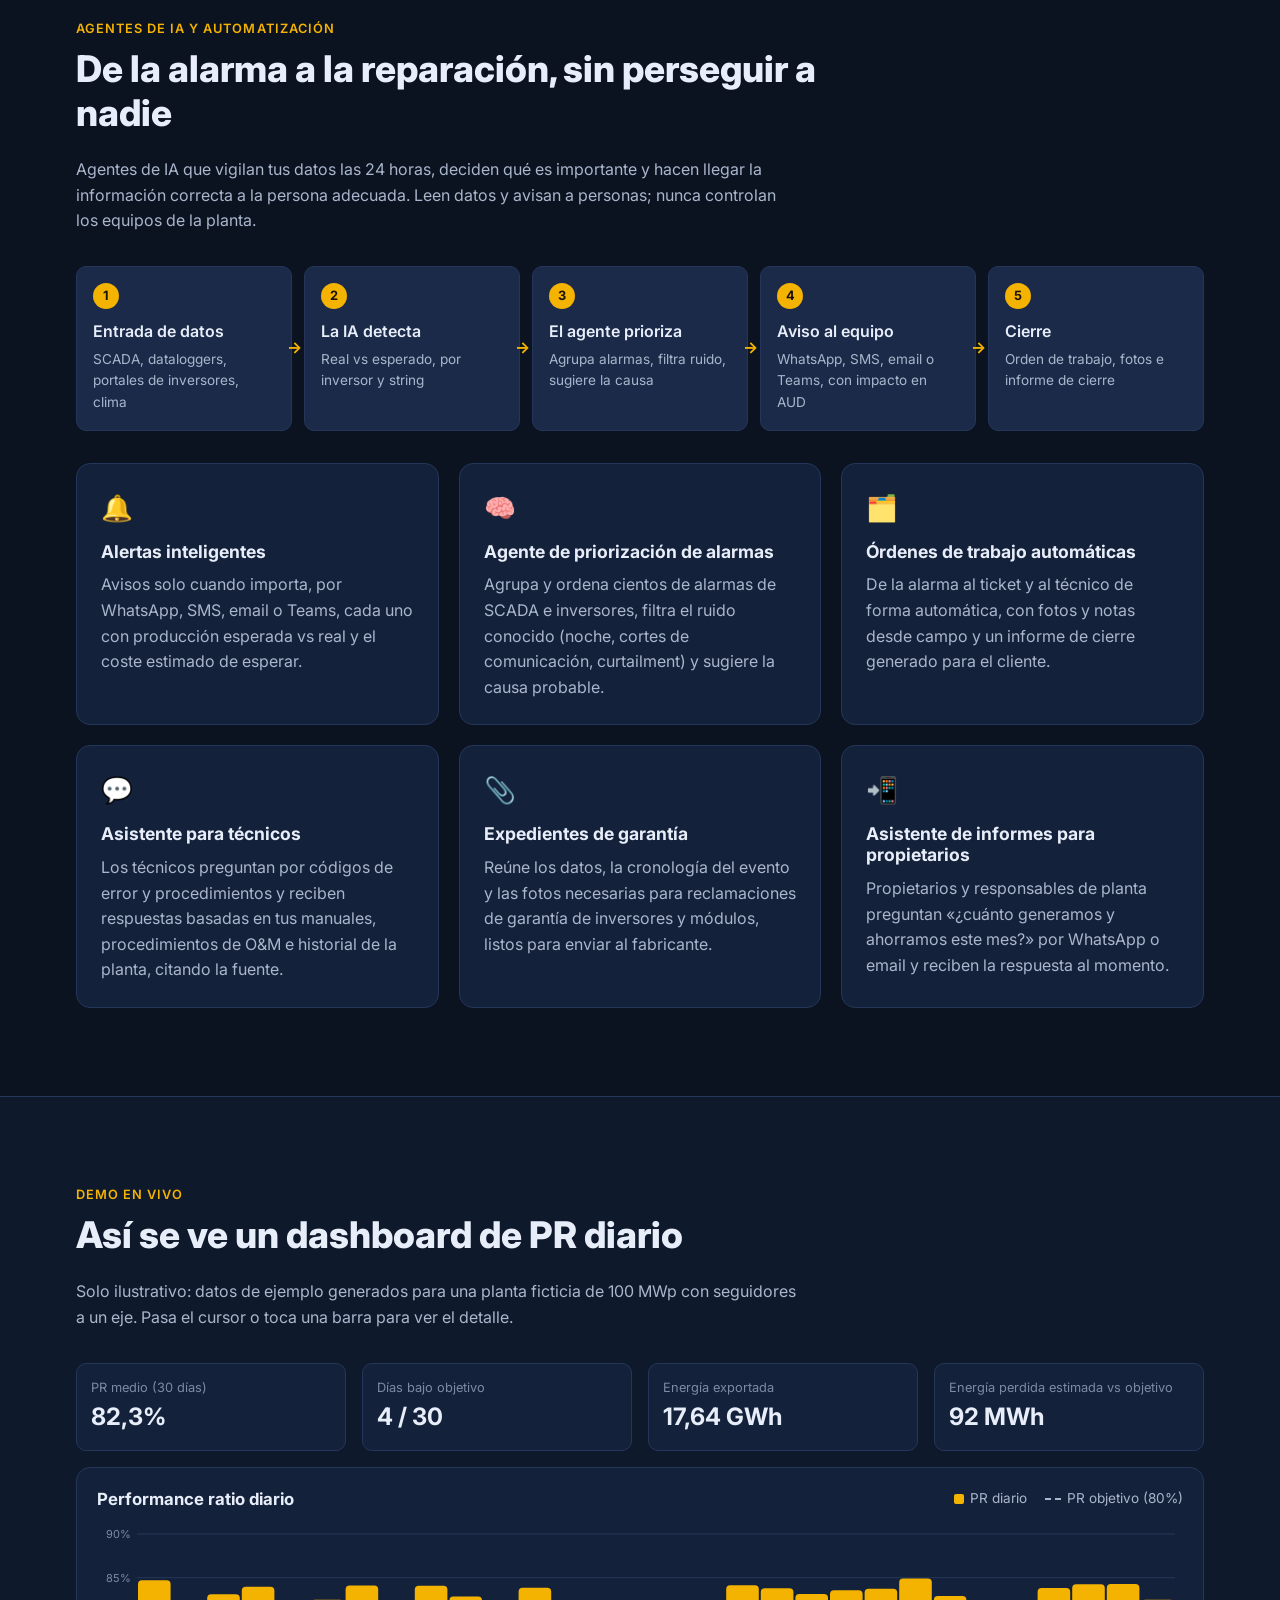
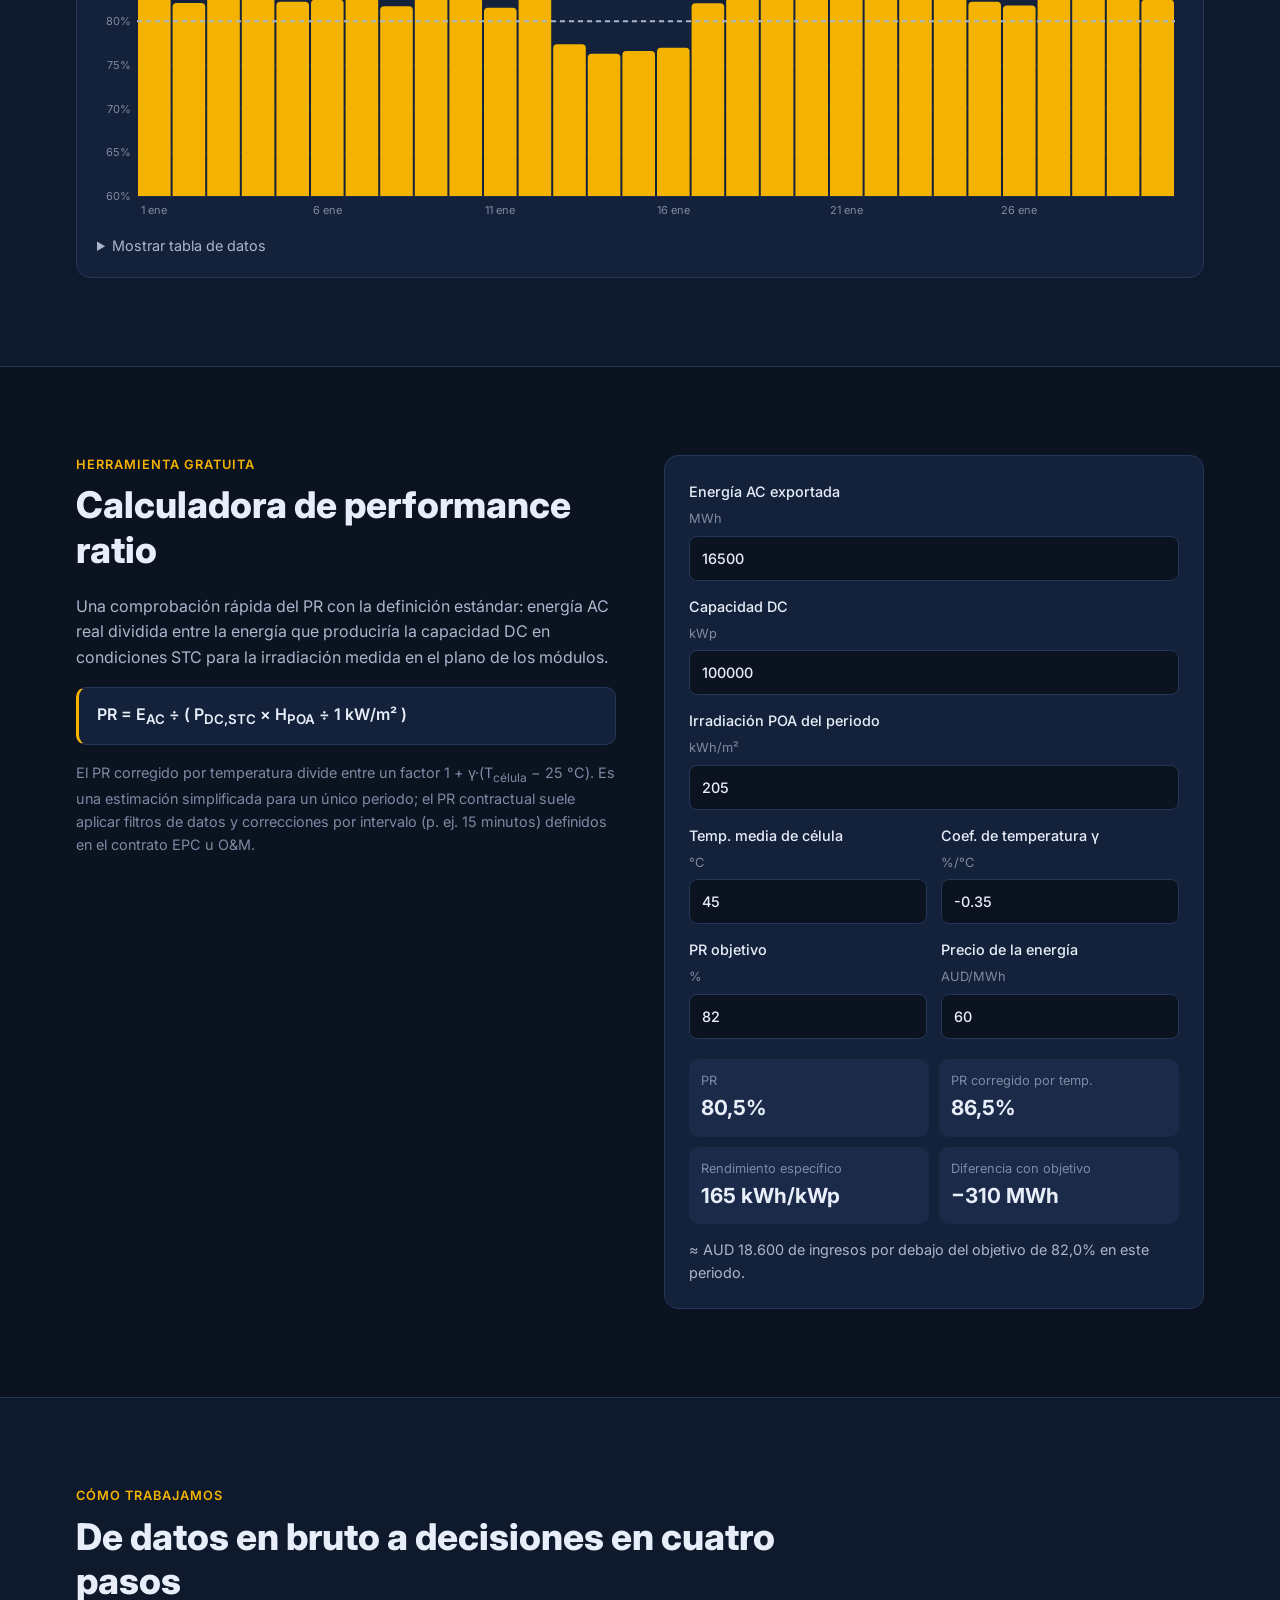
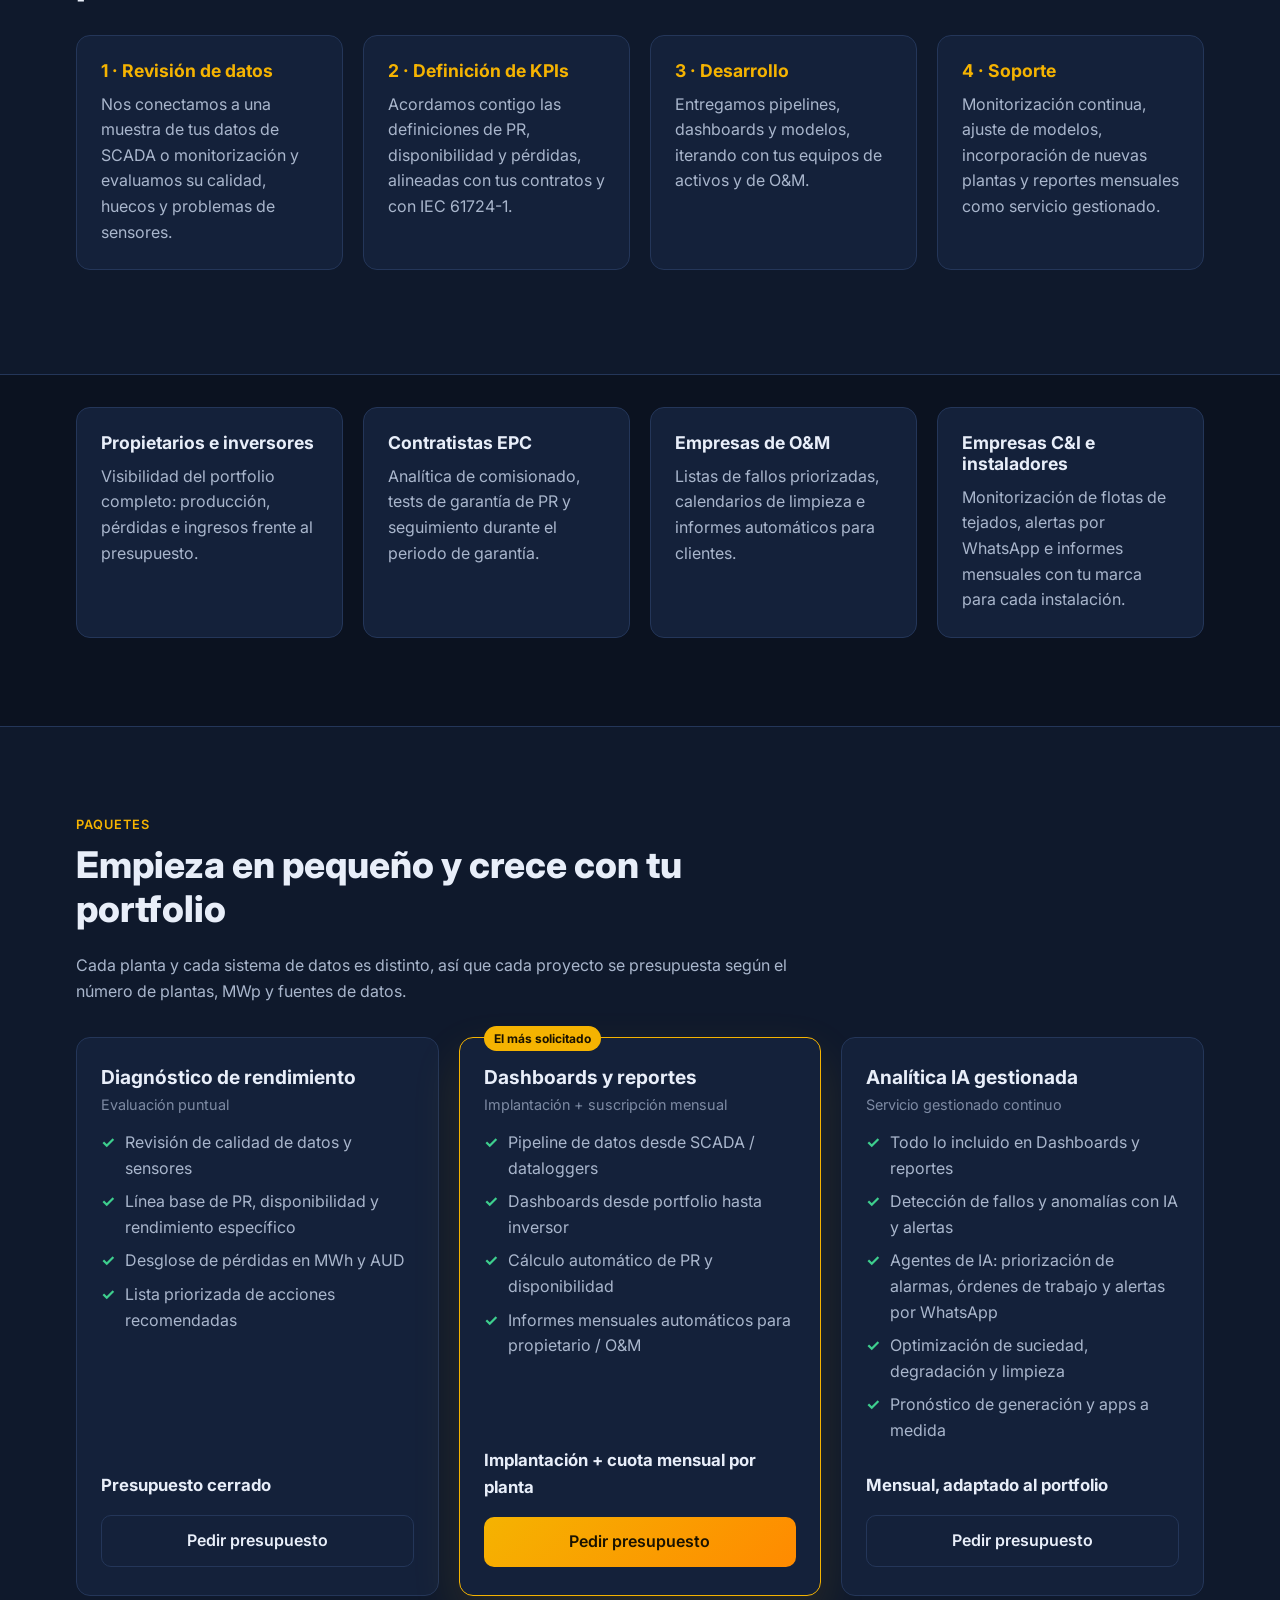
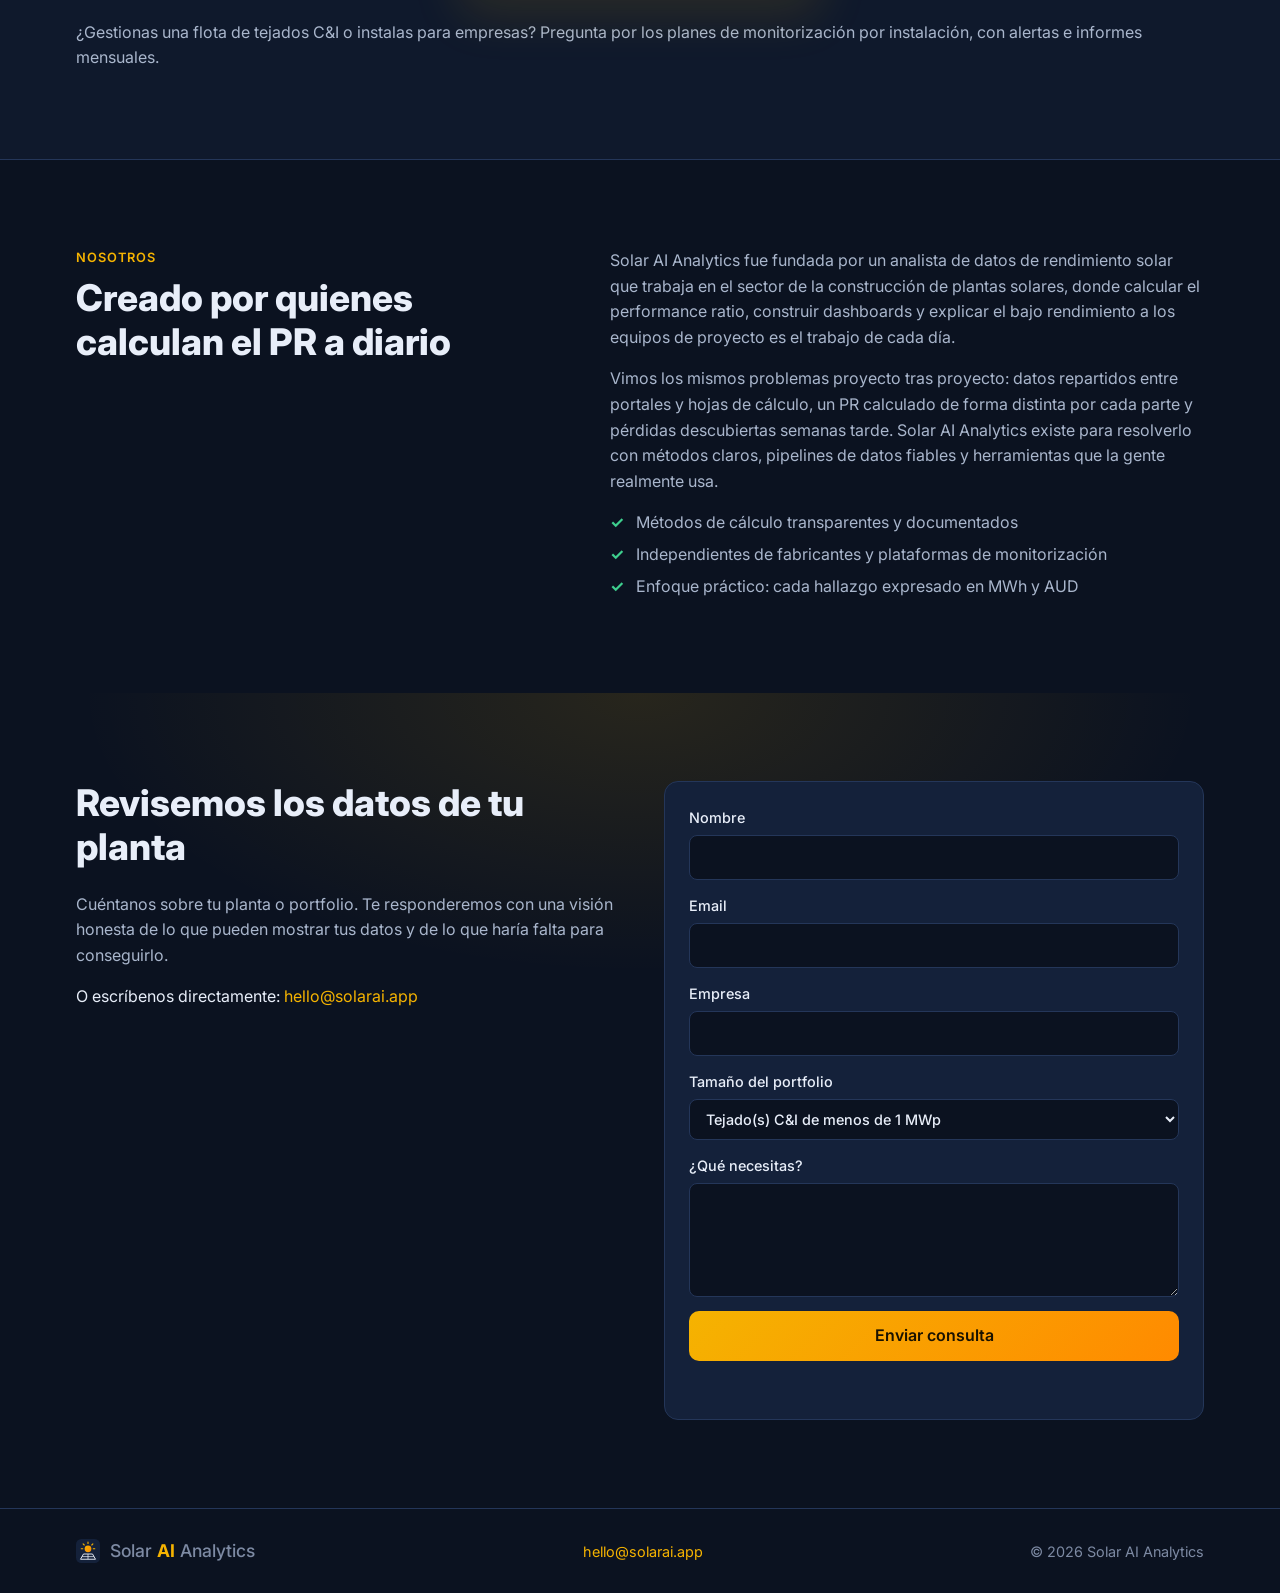
<file: es/index.html>
<!DOCTYPE html>
<html lang="es">
<head>
  <meta charset="UTF-8">
  <meta name="viewport" content="width=device-width, initial-scale=1.0">
  <title>Solar AI Analytics — Inteligencia de rendimiento para plantas solares</title>
  <meta name="description" content="Solar AI Analytics desarrolla dashboards de rendimiento, análisis de performance ratio (PR) y aplicaciones a medida, agentes de IA y alertas automáticas para plantas solares en Australia.">
  <link rel="icon" href="../assets/favicon.svg" type="image/svg+xml">
  <link rel="preconnect" href="https://fonts.googleapis.com">
  <link rel="preconnect" href="https://fonts.gstatic.com" crossorigin>
  <link href="https://fonts.googleapis.com/css2?family=Inter:wght@400;500;600;700;800&display=swap" rel="stylesheet">
  <link rel="alternate" hreflang="en" href="../">
  <link rel="stylesheet" href="../css/styles.css">
</head>
<body>
  <header class="site-header">
    <div class="container nav">
      <a href="#top" class="brand" aria-label="Inicio Solar AI Analytics">
        <img src="../assets/favicon.svg" alt="" width="32" height="32">
        <span>Solar <strong>AI</strong> Analytics</span>
      </a>
      <button class="nav-toggle" aria-expanded="false" aria-controls="nav-links" aria-label="Abrir menú">
        <span></span><span></span><span></span>
      </button>
      <nav id="nav-links" class="nav-links">
        <a href="#services">Servicios</a>
        <a href="#agents">Agentes IA</a>
        <a href="#demo">Demo</a>
        <a href="#calculator">Calculadora PR</a>
        <a href="#packages">Paquetes</a>
        <a href="#about">Nosotros</a>
        <a href="../" class="lang" hreflang="en" lang="en">EN</a>
        <a href="#contact" class="btn btn-small">Agenda una llamada</a>
      </nav>
    </div>
  </header>

  <main id="top">
    <!-- HERO -->
    <section class="hero">
      <div class="container hero-grid">
        <div>
          <p class="eyebrow">Analítica de rendimiento solar · Australia</p>
          <h1>Convierte los datos SCADA en <span class="accent">información de rendimiento fiable</span>.</h1>
          <p class="lead">
            Desarrollamos dashboards de rendimiento, análisis de performance ratio (PR) y herramientas
            a medida para parques solares, instalaciones C&amp;I y plantas híbridas con baterías, para que
            propietarios, EPC y equipos de O&amp;M vean exactamente dónde se pierde energía y cuánto cuesta.
          </p>
          <div class="hero-cta">
            <a href="#contact" class="btn">Revisión gratuita de datos</a>
            <a href="#demo" class="btn btn-ghost">Ver un dashboard de ejemplo</a>
          </div>
          <ul class="hero-points">
            <li>Métodos de PR y disponibilidad alineados con IEC 61724-1</li>
            <li>Compatible con tu SCADA, dataloggers y portales de monitorización actuales</li>
            <li>Pensado para el NEM y el WEM: curtailment, precios negativos, clipping</li>
            <li>Alertas e informes por WhatsApp, SMS, email o Teams</li>
          </ul>
        </div>
        <div class="hero-card" aria-hidden="true">
          <div class="hero-card-head">
            <span class="dot"></span> Resumen del portfolio <span class="tag">datos de ejemplo</span>
          </div>
          <div class="hero-kpis">
            <div><span class="kpi-label">Performance ratio</span><span class="kpi-value">82,4%</span></div>
            <div><span class="kpi-label">Disponibilidad</span><span class="kpi-value">99,1%</span></div>
            <div><span class="kpi-label">Energía perdida (mes)</span><span class="kpi-value">312 MWh</span></div>
            <div><span class="kpi-label">Alertas abiertas</span><span class="kpi-value">7</span></div>
          </div>
          <svg class="hero-spark" viewBox="0 0 300 80" preserveAspectRatio="none">
            <polyline points="0,50 20,44 40,47 60,38 80,40 100,33 120,36 140,30 160,34 180,27 200,31 220,24 240,29 260,22 280,26 300,20" />
          </svg>
        </div>
      </div>
    </section>

    <!-- PROBLEMAS -->
    <section class="section band">
      <div class="container">
        <h2 class="section-title">La mayoría de las plantas pierden energía que nadie está midiendo</h2>
        <div class="grid grid-4">
          <div class="stat-card"><h3>Strings con bajo rendimiento</h3><p>Strings defectuosos, fusibles fundidos y fallos de trackers se esconden durante semanas dentro de los totales del inversor.</p></div>
          <div class="stat-card"><h3>Suciedad y degradación</h3><p>El polvo y la degradación de módulos reducen la producción poco a poco, y las decisiones de limpieza y garantía se toman a ojo.</p></div>
          <div class="stat-card"><h3>Curtailment y clipping</h3><p>Los límites de red, el curtailment económico y el clipping del inversor se mezclan con los fallos reales en los números.</p></div>
          <div class="stat-card"><h3>Reportes en Excel</h3><p>Los informes mensuales se hacen a mano, llegan tarde y se calculan de forma distinta en cada planta.</p></div>
        </div>
      </div>
    </section>

    <!-- SERVICIOS -->
    <section id="services" class="section">
      <div class="container">
        <p class="eyebrow">Servicios</p>
        <h2 class="section-title">Todo lo que necesitas para entender y mejorar el rendimiento de tu planta</h2>
        <div class="grid grid-3">
          <article class="service"><div class="icon">📊</div><h3>Dashboards de rendimiento</h3><p>Dashboards desde el portfolio hasta el string en Power BI, Grafana o una web a medida: PR, disponibilidad, rendimiento específico, irradiancia y pérdidas en un solo lugar.</p></article>
          <article class="service"><div class="icon">☀️</div><h3>Motor de cálculo de PR</h3><p>PR diario, mensual y contractual automatizado, bruto y corregido por temperatura, con filtrado de datos transparente y metodología documentada.</p></article>
          <article class="service"><div class="icon">🤖</div><h3>Detección de fallos y anomalías con IA</h3><p>Modelos de machine learning que comparan cada inversor y string con su producción esperada y avisan de desviaciones antes de que se conviertan en grandes pérdidas.</p></article>
          <article class="service"><div class="icon">📉</div><h3>Análisis de pérdidas (waterfall)</h3><p>Desglose de las pérdidas en irradiancia, temperatura, suciedad, disponibilidad, curtailment, clipping y no explicadas, en MWh y en AUD.</p></article>
          <article class="service"><div class="icon">🧹</div><h3>Optimización de suciedad y limpieza</h3><p>Estimación de la tasa de suciedad a partir de datos de la planta y programación de limpiezas cuando el ingreso recuperado supera su coste.</p></article>
          <article class="service"><div class="icon">📈</div><h3>Pronóstico de generación</h3><p>Pronósticos de corto plazo y del día siguiente a partir de datos meteorológicos, para apoyar trading, despacho y gestión de baterías.</p></article>
          <article class="service"><div class="icon">✅</div><h3>Comisionado y tests de PR</h3><p>Análisis de datos e informes para tests de capacidad, tests de garantía de PR y entrega EPC, reproducibles y listos para auditoría.</p></article>
          <article class="service"><div class="icon">🔋</div><h3>Analítica BESS e híbridos</h3><p>Eficiencia de ida y vuelta, tendencias de estado de salud y comportamiento de carga/descarga de baterías co-ubicadas.</p></article>
          <article class="service"><div class="icon">🧾</div><h3>Reportes automáticos</h3><p>Informes mensuales para propietarios, financiadores y O&amp;M generados automáticamente, con KPIs coherentes en todas las plantas.</p></article>
          <article class="service"><div class="icon">🛠️</div><h3>Ingeniería de datos</h3><p>Pipelines que integran datos de SCADA, dataloggers y estaciones meteorológicas, los limpian y los guardan en una única base de datos fiable.</p></article>
          <article class="service"><div class="icon">📱</div><h3>Apps y herramientas a medida</h3><p>Apps de campo para técnicos de O&amp;M, mapas de trackers y bloques, enlaces a órdenes de trabajo y cualquier herramienta interna que necesite tu equipo.</p></article>
          <article class="service"><div class="icon">🎓</div><h3>Formación y consultoría</h3><p>Ayudamos a tu equipo a adoptar definiciones de KPI coherentes y a sacar el máximo partido a las herramientas que construimos.</p></article>
          <article class="service"><div class="icon">🏢</div><h3>Monitorización de tejados C&amp;I y flotas</h3><p>Una sola vista para inversores de distintas marcas, pensada para empresas e instaladores, usando las APIs de monitorización de los fabricantes cuando existen, con alertas e informes mensuales con tu marca.</p></article>
          <article class="service"><div class="icon">⚡</div><h3>Análisis de curtailment y pérdidas de mercado</h3><p>Separamos el curtailment de red, los límites de exportación y los periodos de precios negativos de los fallos reales, para que cada MWh perdido tenga causa y responsable.</p></article>
          <article class="service"><div class="icon">🌱</div><h3>Datos de emisiones y sostenibilidad</h3><p>Generación, autoconsumo y emisiones evitadas, listos para informes de sostenibilidad y de dirección.</p></article>
        </div>

        <!-- AGENTES IA -->
        <div id="agents" class="subsection">
          <p class="eyebrow">Agentes de IA y automatización</p>
          <h2 class="section-title">De la alarma a la reparación, sin perseguir a nadie</h2>
          <p class="section-sub">Agentes de IA que vigilan tus datos las 24 horas, deciden qué es importante y hacen llegar la información correcta a la persona adecuada. Leen datos y avisan a personas; nunca controlan los equipos de la planta.</p>
          <ol class="flow">
            <li><span>1</span>Entrada de datos<small>SCADA, dataloggers, portales de inversores, clima</small></li>
            <li><span>2</span>La IA detecta<small>Real vs esperado, por inversor y string</small></li>
            <li><span>3</span>El agente prioriza<small>Agrupa alarmas, filtra ruido, sugiere la causa</small></li>
            <li><span>4</span>Aviso al equipo<small>WhatsApp, SMS, email o Teams, con impacto en AUD</small></li>
            <li><span>5</span>Cierre<small>Orden de trabajo, fotos e informe de cierre</small></li>
          </ol>
          <div class="grid grid-3">
            <article class="service"><div class="icon">🔔</div><h3>Alertas inteligentes</h3><p>Avisos solo cuando importa, por WhatsApp, SMS, email o Teams, cada uno con producción esperada vs real y el coste estimado de esperar.</p></article>
            <article class="service"><div class="icon">🧠</div><h3>Agente de priorización de alarmas</h3><p>Agrupa y ordena cientos de alarmas de SCADA e inversores, filtra el ruido conocido (noche, cortes de comunicación, curtailment) y sugiere la causa probable.</p></article>
            <article class="service"><div class="icon">🗂️</div><h3>Órdenes de trabajo automáticas</h3><p>De la alarma al ticket y al técnico de forma automática, con fotos y notas desde campo y un informe de cierre generado para el cliente.</p></article>
            <article class="service"><div class="icon">💬</div><h3>Asistente para técnicos</h3><p>Los técnicos preguntan por códigos de error y procedimientos y reciben respuestas basadas en tus manuales, procedimientos de O&amp;M e historial de la planta, citando la fuente.</p></article>
            <article class="service"><div class="icon">📎</div><h3>Expedientes de garantía</h3><p>Reúne los datos, la cronología del evento y las fotos necesarias para reclamaciones de garantía de inversores y módulos, listos para enviar al fabricante.</p></article>
            <article class="service"><div class="icon">📲</div><h3>Asistente de informes para propietarios</h3><p>Propietarios y responsables de planta preguntan «¿cuánto generamos y ahorramos este mes?» por WhatsApp o email y reciben la respuesta al momento.</p></article>
          </div>
        </div>
      </div>
    </section>

    <!-- DEMO -->
    <section id="demo" class="section band">
      <div class="container">
        <p class="eyebrow">Demo en vivo</p>
        <h2 class="section-title">Así se ve un dashboard de PR diario</h2>
        <p class="section-sub">Solo ilustrativo: datos de ejemplo generados para una planta ficticia de 100&nbsp;MWp con seguidores a un eje. Pasa el cursor o toca una barra para ver el detalle.</p>

        <div class="dashboard">
          <div class="dash-kpis">
            <div class="kpi"><span class="kpi-label">PR medio (30 días)</span><span class="kpi-value" id="kpi-pr">–</span></div>
            <div class="kpi"><span class="kpi-label">Días bajo objetivo</span><span class="kpi-value" id="kpi-below">–</span></div>
            <div class="kpi"><span class="kpi-label">Energía exportada</span><span class="kpi-value" id="kpi-energy">–</span></div>
            <div class="kpi"><span class="kpi-label">Energía perdida estimada vs objetivo</span><span class="kpi-value" id="kpi-lost">–</span></div>
          </div>
          <div class="chart-card">
            <div class="chart-head">
              <h3>Performance ratio diario</h3>
              <div class="chart-legend">
                <span><i class="sw sw-bar"></i> PR diario</span>
                <span><i class="sw sw-line"></i> PR objetivo (80%)</span>
              </div>
            </div>
            <div class="chart-wrap">
              <svg id="pr-chart" role="img" aria-label="Gráfico de barras del performance ratio diario durante 30 días, con una línea de objetivo del 80%"></svg>
              <div id="chart-tip" class="chart-tip" hidden></div>
            </div>
            <details class="table-view">
              <summary>Mostrar tabla de datos</summary>
              <div class="table-scroll"><table id="pr-table"><thead><tr><th>Día</th><th>Irradiación POA (kWh/m²)</th><th>Energía (MWh)</th><th>PR</th></tr></thead><tbody></tbody></table></div>
            </details>
          </div>
        </div>
      </div>
    </section>

    <!-- CALCULADORA -->
    <section id="calculator" class="section">
      <div class="container calc-grid">
        <div>
          <p class="eyebrow">Herramienta gratuita</p>
          <h2 class="section-title">Calculadora de performance ratio</h2>
          <p class="section-sub">Una comprobación rápida del PR con la definición estándar: energía AC real dividida entre la energía que produciría la capacidad DC en condiciones STC para la irradiación medida en el plano de los módulos.</p>
          <div class="formula">
            PR = E<sub>AC</sub> ÷ ( P<sub>DC,STC</sub> × H<sub>POA</sub> ÷ 1&nbsp;kW/m² )
          </div>
          <p class="note">El PR corregido por temperatura divide entre un factor 1 + γ·(T<sub>célula</sub> − 25&nbsp;°C). Es una estimación simplificada para un único periodo; el PR contractual suele aplicar filtros de datos y correcciones por intervalo (p. ej. 15 minutos) definidos en el contrato EPC u O&amp;M.</p>
        </div>
        <form id="pr-form" class="calc-card" novalidate>
          <label>Energía AC exportada <span>MWh</span>
            <input type="number" id="c-energy" value="16500" min="0" step="any" required></label>
          <label>Capacidad DC <span>kWp</span>
            <input type="number" id="c-cap" value="100000" min="0" step="any" required></label>
          <label>Irradiación POA del periodo <span>kWh/m²</span>
            <input type="number" id="c-irr" value="205" min="0" step="any" required></label>
          <div class="row-2">
            <label>Temp. media de célula <span>°C</span>
              <input type="number" id="c-temp" value="45" step="any"></label>
            <label>Coef. de temperatura γ <span>%/°C</span>
              <input type="number" id="c-gamma" value="-0.35" step="any"></label>
          </div>
          <div class="row-2">
            <label>PR objetivo <span>%</span>
              <input type="number" id="c-target" value="82" min="0" max="100" step="any"></label>
            <label>Precio de la energía <span>AUD/MWh</span>
              <input type="number" id="c-price" value="60" min="0" step="any"></label>
          </div>
          <div class="calc-results" aria-live="polite">
            <div><span>PR</span><strong id="r-pr">–</strong></div>
            <div><span>PR corregido por temp.</span><strong id="r-prc">–</strong></div>
            <div><span>Rendimiento específico</span><strong id="r-yield">–</strong></div>
            <div><span>Diferencia con objetivo</span><strong id="r-gap">–</strong></div>
          </div>
          <p class="calc-msg" id="r-msg"></p>
        </form>
      </div>
    </section>

    <!-- PROCESO -->
    <section id="process" class="section band">
      <div class="container">
        <p class="eyebrow">Cómo trabajamos</p>
        <h2 class="section-title">De datos en bruto a decisiones en cuatro pasos</h2>
        <ol class="steps">
          <li><h3>1 · Revisión de datos</h3><p>Nos conectamos a una muestra de tus datos de SCADA o monitorización y evaluamos su calidad, huecos y problemas de sensores.</p></li>
          <li><h3>2 · Definición de KPIs</h3><p>Acordamos contigo las definiciones de PR, disponibilidad y pérdidas, alineadas con tus contratos y con IEC 61724-1.</p></li>
          <li><h3>3 · Desarrollo</h3><p>Entregamos pipelines, dashboards y modelos, iterando con tus equipos de activos y de O&amp;M.</p></li>
          <li><h3>4 · Soporte</h3><p>Monitorización continua, ajuste de modelos, incorporación de nuevas plantas y reportes mensuales como servicio gestionado.</p></li>
        </ol>
      </div>
    </section>

    <!-- A QUIÉN -->
    <section class="section who">
      <div class="container grid grid-4">
        <div class="audience"><h3>Propietarios e inversores</h3><p>Visibilidad del portfolio completo: producción, pérdidas e ingresos frente al presupuesto.</p></div>
        <div class="audience"><h3>Contratistas EPC</h3><p>Analítica de comisionado, tests de garantía de PR y seguimiento durante el periodo de garantía.</p></div>
        <div class="audience"><h3>Empresas de O&amp;M</h3><p>Listas de fallos priorizadas, calendarios de limpieza e informes automáticos para clientes.</p></div>
        <div class="audience"><h3>Empresas C&amp;I e instaladores</h3><p>Monitorización de flotas de tejados, alertas por WhatsApp e informes mensuales con tu marca para cada instalación.</p></div>
      </div>
    </section>

    <!-- PAQUETES -->
    <section id="packages" class="section band">
      <div class="container">
        <p class="eyebrow">Paquetes</p>
        <h2 class="section-title">Empieza en pequeño y crece con tu portfolio</h2>
        <p class="section-sub">Cada planta y cada sistema de datos es distinto, así que cada proyecto se presupuesta según el número de plantas, MWp y fuentes de datos.</p>
        <div class="grid grid-3 packages">
          <article class="package">
            <h3>Diagnóstico de rendimiento</h3>
            <p class="pkg-type">Evaluación puntual</p>
            <ul>
              <li>Revisión de calidad de datos y sensores</li>
              <li>Línea base de PR, disponibilidad y rendimiento específico</li>
              <li>Desglose de pérdidas en MWh y AUD</li>
              <li>Lista priorizada de acciones recomendadas</li>
            </ul>
            <p class="pkg-price">Presupuesto cerrado</p>
            <a href="#contact" class="btn btn-ghost">Pedir presupuesto</a>
          </article>
          <article class="package featured">
            <span class="badge">El más solicitado</span>
            <h3>Dashboards y reportes</h3>
            <p class="pkg-type">Implantación + suscripción mensual</p>
            <ul>
              <li>Pipeline de datos desde SCADA / dataloggers</li>
              <li>Dashboards desde portfolio hasta inversor</li>
              <li>Cálculo automático de PR y disponibilidad</li>
              <li>Informes mensuales automáticos para propietario / O&amp;M</li>
            </ul>
            <p class="pkg-price">Implantación + cuota mensual por planta</p>
            <a href="#contact" class="btn">Pedir presupuesto</a>
          </article>
          <article class="package">
            <h3>Analítica IA gestionada</h3>
            <p class="pkg-type">Servicio gestionado continuo</p>
            <ul>
              <li>Todo lo incluido en Dashboards y reportes</li>
              <li>Detección de fallos y anomalías con IA y alertas</li>
              <li>Agentes de IA: priorización de alarmas, órdenes de trabajo y alertas por WhatsApp</li>
              <li>Optimización de suciedad, degradación y limpieza</li>
              <li>Pronóstico de generación y apps a medida</li>
            </ul>
            <p class="pkg-price">Mensual, adaptado al portfolio</p>
            <a href="#contact" class="btn btn-ghost">Pedir presupuesto</a>
          </article>
        </div>
        <p class="pkg-note">¿Gestionas una flota de tejados C&amp;I o instalas para empresas? Pregunta por los planes de monitorización por instalación, con alertas e informes mensuales.</p>
      </div>
    </section>

    <!-- NOSOTROS -->
    <section id="about" class="section">
      <div class="container about-grid">
        <div>
          <p class="eyebrow">Nosotros</p>
          <h2 class="section-title">Creado por quienes calculan el PR a diario</h2>
        </div>
        <div class="about-text">
          <p>Solar AI Analytics fue fundada por un analista de datos de rendimiento solar que trabaja en el sector de la construcción de plantas solares, donde calcular el performance ratio, construir dashboards y explicar el bajo rendimiento a los equipos de proyecto es el trabajo de cada día.</p>
          <p>Vimos los mismos problemas proyecto tras proyecto: datos repartidos entre portales y hojas de cálculo, un PR calculado de forma distinta por cada parte y pérdidas descubiertas semanas tarde. Solar AI Analytics existe para resolverlo con métodos claros, pipelines de datos fiables y herramientas que la gente realmente usa.</p>
          <ul class="hero-points">
            <li>Métodos de cálculo transparentes y documentados</li>
            <li>Independientes de fabricantes y plataformas de monitorización</li>
            <li>Enfoque práctico: cada hallazgo expresado en MWh y AUD</li>
          </ul>
        </div>
      </div>
    </section>

    <!-- CONTACTO -->
    <section id="contact" class="section cta">
      <div class="container contact-grid">
        <div>
          <h2 class="section-title">Revisemos los datos de tu planta</h2>
          <p class="section-sub">Cuéntanos sobre tu planta o portfolio. Te responderemos con una visión honesta de lo que pueden mostrar tus datos y de lo que haría falta para conseguirlo.</p>
          <p class="contact-direct">O escríbenos directamente: <a href="mailto:hello@solarai.app">hello@solarai.app</a></p>
        </div>
        <form id="contact-form" class="calc-card">
          <label>Nombre<input type="text" name="name" required autocomplete="name"></label>
          <label>Email<input type="email" name="email" required autocomplete="email"></label>
          <label>Empresa<input type="text" name="company" autocomplete="organization"></label>
          <label>Tamaño del portfolio
            <select name="size">
              <option>Tejado(s) C&amp;I de menos de 1 MWp</option>
              <option>1 – 5 MWp</option>
              <option>5 – 50 MWp</option>
              <option>50 – 200 MWp</option>
              <option>Más de 200 MWp</option>
            </select>
          </label>
          <label>¿Qué necesitas?<textarea name="message" rows="4"></textarea></label>
          <button type="submit" class="btn">Enviar consulta</button>
          <p class="calc-msg" id="contact-msg"></p>
        </form>
      </div>
    </section>
  </main>

  <footer class="site-footer">
    <div class="container footer-grid">
      <div class="brand"><img src="../assets/favicon.svg" alt="" width="24" height="24"><span>Solar <strong>AI</strong> Analytics</span></div>
      <p><a href="mailto:hello@solarai.app">hello@solarai.app</a></p>
      <p>© <span id="year"></span> Solar AI Analytics</p>
    </div>
  </footer>

  <script src="../js/main.js"></script>
</body>
</html>
</file>
<file: css/styles.css>
:root {
  --bg: #0b1220;
  --bg-alt: #0f192c;
  --surface: #14213a;
  --surface-2: #1a2a48;
  --border: #243659;
  --text: #e8eef9;
  --text-2: #a9b6cc;
  --muted: #7d8aa3;
  --accent: #f5b301;
  --accent-2: #ff8a00;
  --good: #3ecf8e;
  --bad: #ff6b6b;
  --radius: 14px;
  --maxw: 1160px;
}

* { box-sizing: border-box; }
html { scroll-behavior: smooth; }
body {
  margin: 0;
  font-family: "Inter", system-ui, -apple-system, "Segoe UI", Roboto, sans-serif;
  background: var(--bg);
  color: var(--text);
  line-height: 1.6;
  -webkit-font-smoothing: antialiased;
}
img { max-width: 100%; display: block; }
a { color: inherit; text-decoration: none; }
h1, h2, h3 { line-height: 1.2; margin: 0 0 .6em; }
p { margin: 0 0 1em; }

.container { max-width: var(--maxw); margin: 0 auto; padding: 0 16px; }
.accent { color: var(--accent); }
.eyebrow { color: var(--accent); font-weight: 600; letter-spacing: .08em; text-transform: uppercase; font-size: .8rem; margin-bottom: .6em; }
.section { padding: 88px 0; }
.band { background: var(--bg-alt); border-top: 1px solid var(--border); border-bottom: 1px solid var(--border); }
.section-title { font-size: clamp(1.6rem, 3vw, 2.3rem); font-weight: 800; max-width: 760px; }
.section-sub { color: var(--text-2); max-width: 720px; }

/* Buttons */
.btn {
  display: inline-block; border: 0; cursor: pointer; font: inherit; font-weight: 600;
  background: linear-gradient(135deg, var(--accent), var(--accent-2));
  color: #1a1200; padding: 12px 22px; border-radius: 10px;
  transition: transform .15s ease, box-shadow .15s ease;
}
.btn:hover { transform: translateY(-1px); box-shadow: 0 8px 24px rgba(245,179,1,.25); }
.btn-ghost { background: transparent; color: var(--text); border: 1px solid var(--border); }
.btn-ghost:hover { border-color: var(--accent); box-shadow: none; }
.btn-small { padding: 8px 16px; }

/* Header */
.site-header { position: sticky; top: 0; z-index: 50; background: rgba(11,18,32,.85); backdrop-filter: blur(10px); border-bottom: 1px solid var(--border); }
.nav { display: flex; align-items: center; justify-content: space-between; height: 68px; }
.brand { display: flex; align-items: center; gap: 10px; font-size: 1.1rem; font-weight: 500; }
.brand strong { color: var(--accent); }
.nav-links { display: flex; align-items: center; gap: 28px; font-weight: 500; color: var(--text-2); }
.nav-links a:not(.btn):hover { color: var(--text); }
.nav-links .btn { color: #1a1200; }
.nav-toggle { display: none; background: none; border: 0; cursor: pointer; padding: 8px; }
.nav-toggle span { display: block; width: 22px; height: 2px; background: var(--text); margin: 5px 0; }

/* Hero */
.hero { padding: 96px 0 80px; background: radial-gradient(900px 500px at 85% 10%, rgba(245,179,1,.14), transparent 60%), radial-gradient(700px 400px at 0% 100%, rgba(62,120,255,.12), transparent 60%); }
.hero-grid { display: grid; grid-template-columns: 1.15fr .85fr; gap: 56px; align-items: center; }
.hero h1 { font-size: clamp(2rem, 4.5vw, 3.4rem); font-weight: 800; letter-spacing: -.02em; }
.lead { font-size: 1.15rem; color: var(--text-2); }
.hero-cta { display: flex; flex-wrap: wrap; gap: 12px; margin: 28px 0; }
.hero-points { list-style: none; padding: 0; margin: 0; color: var(--text-2); }
.hero-points li { padding-left: 26px; position: relative; margin-bottom: 6px; }
.hero-points li::before { content: "✓"; position: absolute; left: 0; color: var(--good); font-weight: 700; }
.hero-card { background: var(--surface); border: 1px solid var(--border); border-radius: var(--radius); padding: 22px; box-shadow: 0 30px 60px rgba(0,0,0,.35); }
.hero-card-head { display: flex; align-items: center; gap: 8px; color: var(--text-2); font-size: .9rem; margin-bottom: 16px; }
.dot { width: 8px; height: 8px; border-radius: 50%; background: var(--good); }
.tag { margin-left: auto; font-size: .72rem; border: 1px solid var(--border); border-radius: 999px; padding: 2px 8px; color: var(--muted); }
.hero-kpis { display: grid; grid-template-columns: 1fr 1fr; gap: 12px; }
.hero-kpis > div, .kpi { background: var(--surface-2); border-radius: 10px; padding: 14px; display: flex; flex-direction: column; }
.kpi-label { color: var(--muted); font-size: .8rem; }
.kpi-value { font-size: 1.5rem; font-weight: 700; }
.hero-spark { width: 100%; height: 80px; margin-top: 16px; }
.hero-spark polyline { fill: none; stroke: var(--accent); stroke-width: 2; vector-effect: non-scaling-stroke; }

/* Grids & cards */
.grid { display: grid; gap: 20px; margin-top: 32px; }
.grid-3 { grid-template-columns: repeat(3, 1fr); }
.grid-4 { grid-template-columns: repeat(4, 1fr); }
.stat-card, .service, .audience, .steps li {
  background: var(--surface); border: 1px solid var(--border); border-radius: var(--radius); padding: 24px;
}
.stat-card h3, .service h3, .audience h3, .steps h3 { font-size: 1.1rem; }
.stat-card p, .service p, .audience p, .steps p { color: var(--text-2); margin: 0; }
.service { transition: border-color .2s ease, transform .2s ease; }
.service:hover { border-color: var(--accent); transform: translateY(-2px); }
.icon { font-size: 1.6rem; margin-bottom: 12px; }
.steps { list-style: none; padding: 0; display: grid; grid-template-columns: repeat(4, 1fr); gap: 20px; margin-top: 32px; }
.steps h3 { color: var(--accent); }

/* Dashboard demo */
.dashboard { margin-top: 32px; }
.dash-kpis { display: grid; grid-template-columns: repeat(4, 1fr); gap: 16px; margin-bottom: 16px; }
.kpi { background: var(--surface); border: 1px solid var(--border); }
.chart-card { background: var(--surface); border: 1px solid var(--border); border-radius: var(--radius); padding: 20px; }
.chart-head { display: flex; flex-wrap: wrap; justify-content: space-between; align-items: center; gap: 12px; }
.chart-head h3 { margin: 0; font-size: 1.05rem; }
.chart-legend { display: flex; gap: 18px; color: var(--text-2); font-size: .85rem; }
.chart-legend span { display: inline-flex; align-items: center; gap: 6px; }
.sw { display: inline-block; }
.sw-bar { width: 10px; height: 10px; border-radius: 2px; background: var(--accent); }
.sw-line { width: 16px; height: 0; border-top: 2px dashed var(--text-2); }
.chart-wrap { position: relative; margin-top: 12px; }
#pr-chart { width: 100%; height: 300px; display: block; }
#pr-chart .grid-line { stroke: var(--border); stroke-width: 1; }
#pr-chart .axis-text { fill: var(--muted); font-size: 11px; }
#pr-chart .bar { fill: var(--accent); }
#pr-chart .bar.dim { opacity: .35; }
#pr-chart .target { stroke: var(--text-2); stroke-width: 2; stroke-dasharray: 5 4; }
#pr-chart .hit { fill: transparent; cursor: pointer; }
.chart-tip { position: absolute; pointer-events: none; background: #0a111e; border: 1px solid var(--border); border-radius: 8px; padding: 8px 10px; font-size: .82rem; white-space: nowrap; box-shadow: 0 8px 20px rgba(0,0,0,.4); transform: translate(-50%, -110%); }
.chart-tip b { display: block; margin-bottom: 2px; }
.status-good { color: var(--good); }
.status-bad { color: var(--bad); }
.table-view { margin-top: 12px; color: var(--text-2); font-size: .9rem; }
.table-view summary { cursor: pointer; }
.table-scroll { max-height: 260px; overflow: auto; margin-top: 8px; }
.table-view table { width: 100%; border-collapse: collapse; }
.table-view th, .table-view td { text-align: right; padding: 6px 10px; border-bottom: 1px solid var(--border); }
.table-view th:first-child, .table-view td:first-child { text-align: left; }

/* Calculator & forms */
.calc-grid, .contact-grid { display: grid; grid-template-columns: 1fr 1fr; gap: 48px; align-items: start; }
.formula { background: var(--surface); border: 1px solid var(--border); border-left: 3px solid var(--accent); border-radius: 10px; padding: 14px 18px; font-weight: 600; margin: 16px 0; overflow-x: auto; }
.note { color: var(--muted); font-size: .9rem; }
.calc-card { background: var(--surface); border: 1px solid var(--border); border-radius: var(--radius); padding: 24px; display: flex; flex-direction: column; gap: 14px; }
.calc-card label { display: flex; flex-direction: column; gap: 6px; font-size: .9rem; font-weight: 500; }
.calc-card label span { color: var(--muted); font-weight: 400; font-size: .8rem; }
.calc-card input, .calc-card select, .calc-card textarea {
  font: inherit; color: var(--text); background: var(--bg); border: 1px solid var(--border);
  border-radius: 8px; padding: 10px 12px; width: 100%;
}
.calc-card input:focus, .calc-card select:focus, .calc-card textarea:focus { outline: 2px solid var(--accent); outline-offset: 1px; border-color: transparent; }
.row-2 { display: grid; grid-template-columns: 1fr 1fr; gap: 14px; }
.calc-results { display: grid; grid-template-columns: 1fr 1fr; gap: 10px; margin-top: 6px; }
.calc-results div { background: var(--surface-2); border-radius: 10px; padding: 12px; display: flex; flex-direction: column; }
.calc-results span { color: var(--muted); font-size: .8rem; }
.calc-results strong { font-size: 1.3rem; }
.calc-msg { color: var(--text-2); font-size: .9rem; margin: 0; min-height: 1.4em; }

.cta { background: radial-gradient(800px 400px at 50% 0%, rgba(245,179,1,.12), transparent 70%); }

/* Footer */
.site-footer { border-top: 1px solid var(--border); padding: 28px 0; color: var(--muted); font-size: .9rem; }
.footer-grid { display: flex; flex-wrap: wrap; justify-content: space-between; align-items: center; gap: 12px; }
.footer-grid p { margin: 0; }

/* Responsive */
@media (max-width: 960px) {
  .hero-grid, .calc-grid, .contact-grid { grid-template-columns: 1fr; }
  .grid-3, .grid-4, .steps, .dash-kpis { grid-template-columns: 1fr 1fr; }
}
.nav-links a { white-space: nowrap; }
@media (max-width: 1100px) {
  .nav-toggle { display: block; }
  .nav-links {
    display: none; position: absolute; top: 68px; left: 0; right: 0; flex-direction: column; align-items: stretch;
    gap: 0; background: var(--bg); border-bottom: 1px solid var(--border); padding: 8px 16px 16px;
  }
  .nav-links.open { display: flex; }
  .nav-links a { padding: 12px 0; }
  .nav-links .lang { align-self: flex-start; padding: 4px 10px; margin: 8px 0; }
  .nav-links .btn { text-align: center; margin-top: 8px; }
}
@media (max-width: 720px) {
  .section { padding: 64px 0; }
  .hero { padding: 64px 0; }
}
@media (max-width: 560px) {
  .grid-3, .grid-4, .steps, .row-2 { grid-template-columns: 1fr; }
  .dash-kpis, .calc-results { grid-template-columns: 1fr 1fr; }
  .kpi-value { font-size: 1.2rem; }
}
@media (prefers-reduced-motion: reduce) {
  html { scroll-behavior: auto; }
  .btn, .service { transition: none; }
}

/* Language switch */
.nav-links .lang { border: 1px solid var(--border); border-radius: 8px; padding: 4px 10px; font-size: .85rem; }
.nav-links .lang:hover { border-color: var(--accent); }

/* Packages */
.package { position: relative; background: var(--surface); border: 1px solid var(--border); border-radius: var(--radius); padding: 28px 24px; display: flex; flex-direction: column; }
.package.featured { border-color: var(--accent); box-shadow: 0 20px 50px rgba(245,179,1,.12); }
.package h3 { font-size: 1.2rem; margin-bottom: 4px; }
.pkg-type { color: var(--muted); font-size: .9rem; }
.package ul { list-style: none; padding: 0; margin: 0 0 20px; color: var(--text-2); flex: 1; }
.package li { padding-left: 24px; position: relative; margin-bottom: 8px; }
.package li::before { content: "✓"; position: absolute; left: 0; color: var(--good); font-weight: 700; }
.pkg-price { font-weight: 700; font-size: 1.05rem; }
.package .btn { text-align: center; }
.badge { position: absolute; top: -12px; left: 24px; background: var(--accent); color: #1a1200; font-size: .75rem; font-weight: 700; border-radius: 999px; padding: 3px 10px; }

/* About */
.about-grid { display: grid; grid-template-columns: .9fr 1.1fr; gap: 48px; }
.about-text p { color: var(--text-2); }
.who { padding-top: 0; }
.contact-direct a, .site-footer a { color: var(--accent); }

@media (max-width: 960px) {
  .about-grid { grid-template-columns: 1fr; gap: 8px; }
  .packages { grid-template-columns: 1fr; }
}

/* AI agents */
.subsection { margin-top: 88px; padding-top: 72px; border-top: 1px solid var(--border); }
.flow { list-style: none; padding: 0; margin: 32px 0 0; display: grid; grid-template-columns: repeat(5, 1fr); gap: 12px; }
.flow li { position: relative; background: var(--surface-2); border: 1px solid var(--border); border-radius: 10px; padding: 16px; font-weight: 600; display: flex; flex-direction: column; gap: 4px; }
.flow li span { display: inline-grid; place-items: center; width: 26px; height: 26px; border-radius: 50%; background: var(--accent); color: #1a1200; font-size: .8rem; font-weight: 700; margin-bottom: 6px; }
.flow li small { color: var(--text-2); font-weight: 400; font-size: .85rem; }
.flow li:not(:last-child)::after { content: "→"; position: absolute; right: -11px; top: 50%; transform: translateY(-50%); color: var(--accent); font-weight: 700; z-index: 1; }
.pkg-note { color: var(--text-2); margin: 24px 0 0; }

@media (max-width: 960px) {
  .flow { grid-template-columns: 1fr; }
  .flow li:not(:last-child)::after { content: "↓"; right: auto; left: 50%; top: auto; bottom: -15px; transform: translateX(-50%); }
}
@media (max-width: 720px) {
  .subsection { margin-top: 64px; padding-top: 56px; }
}
</file>
